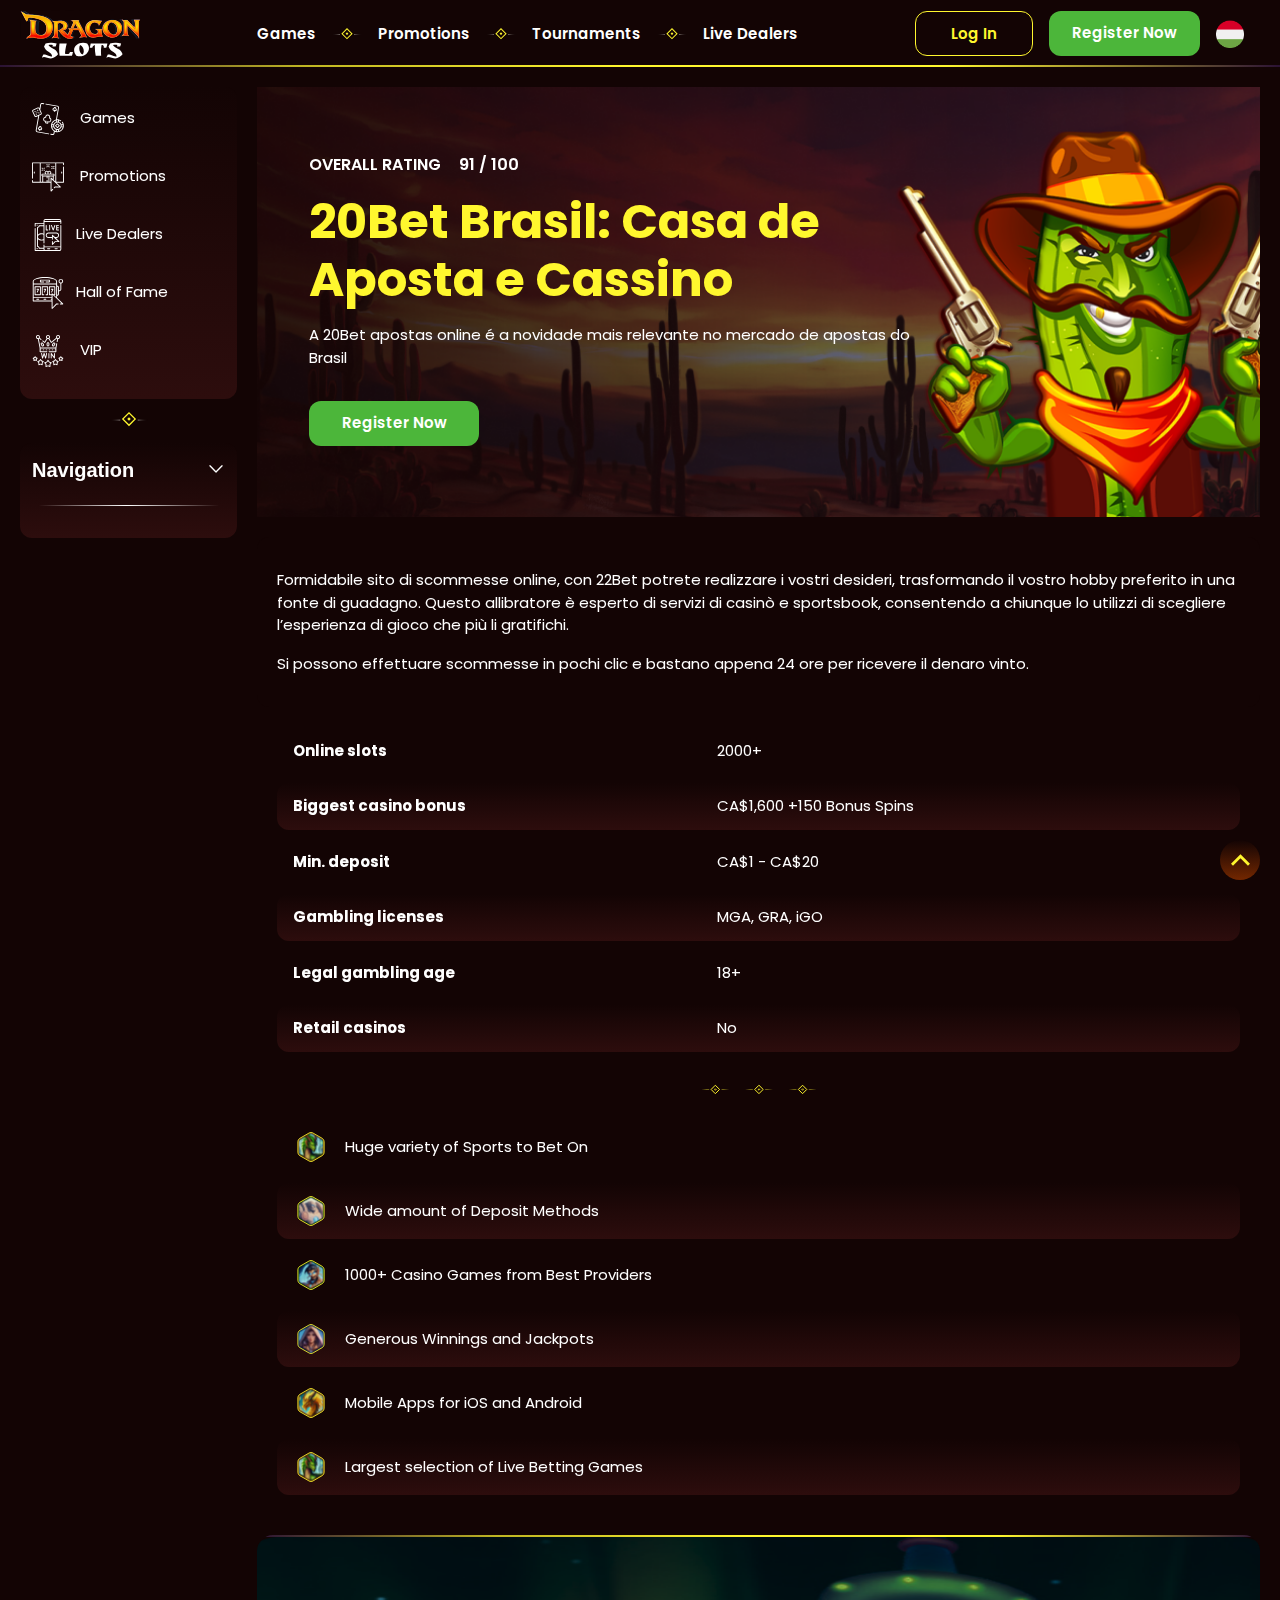
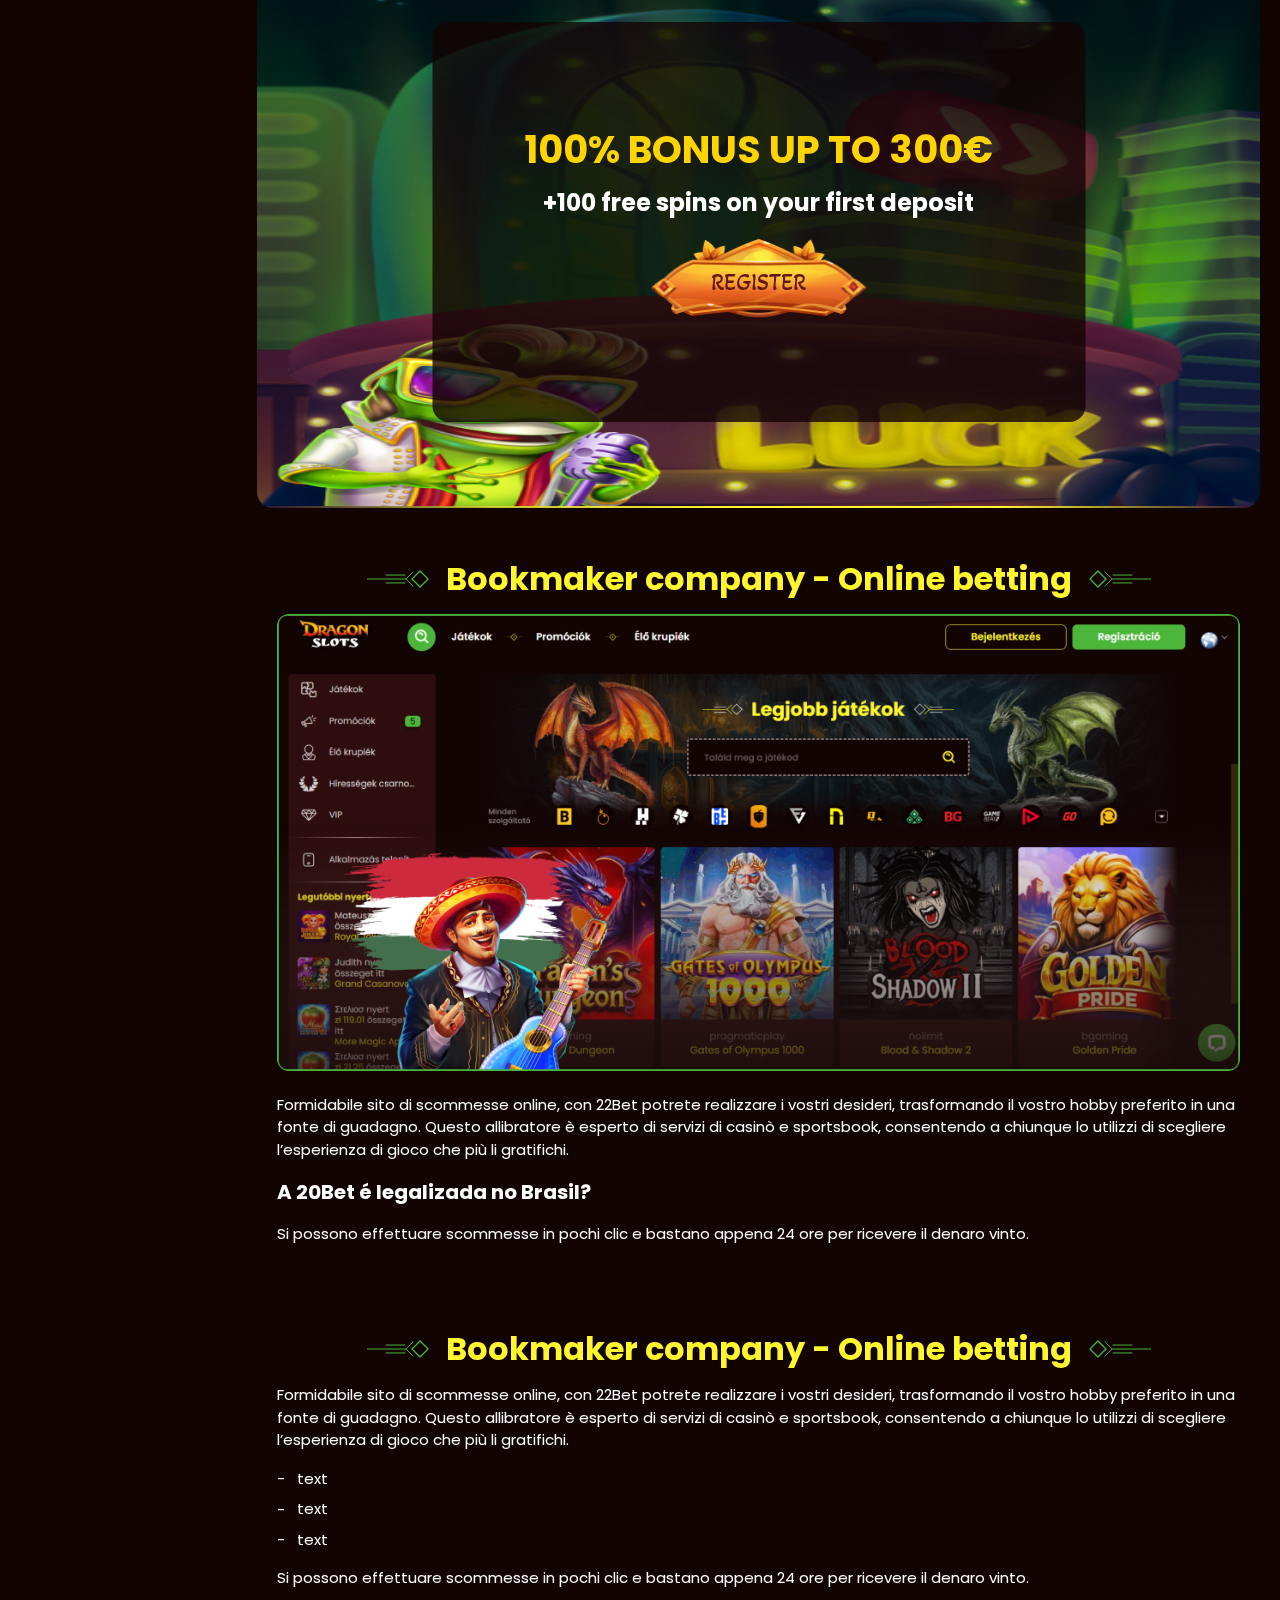
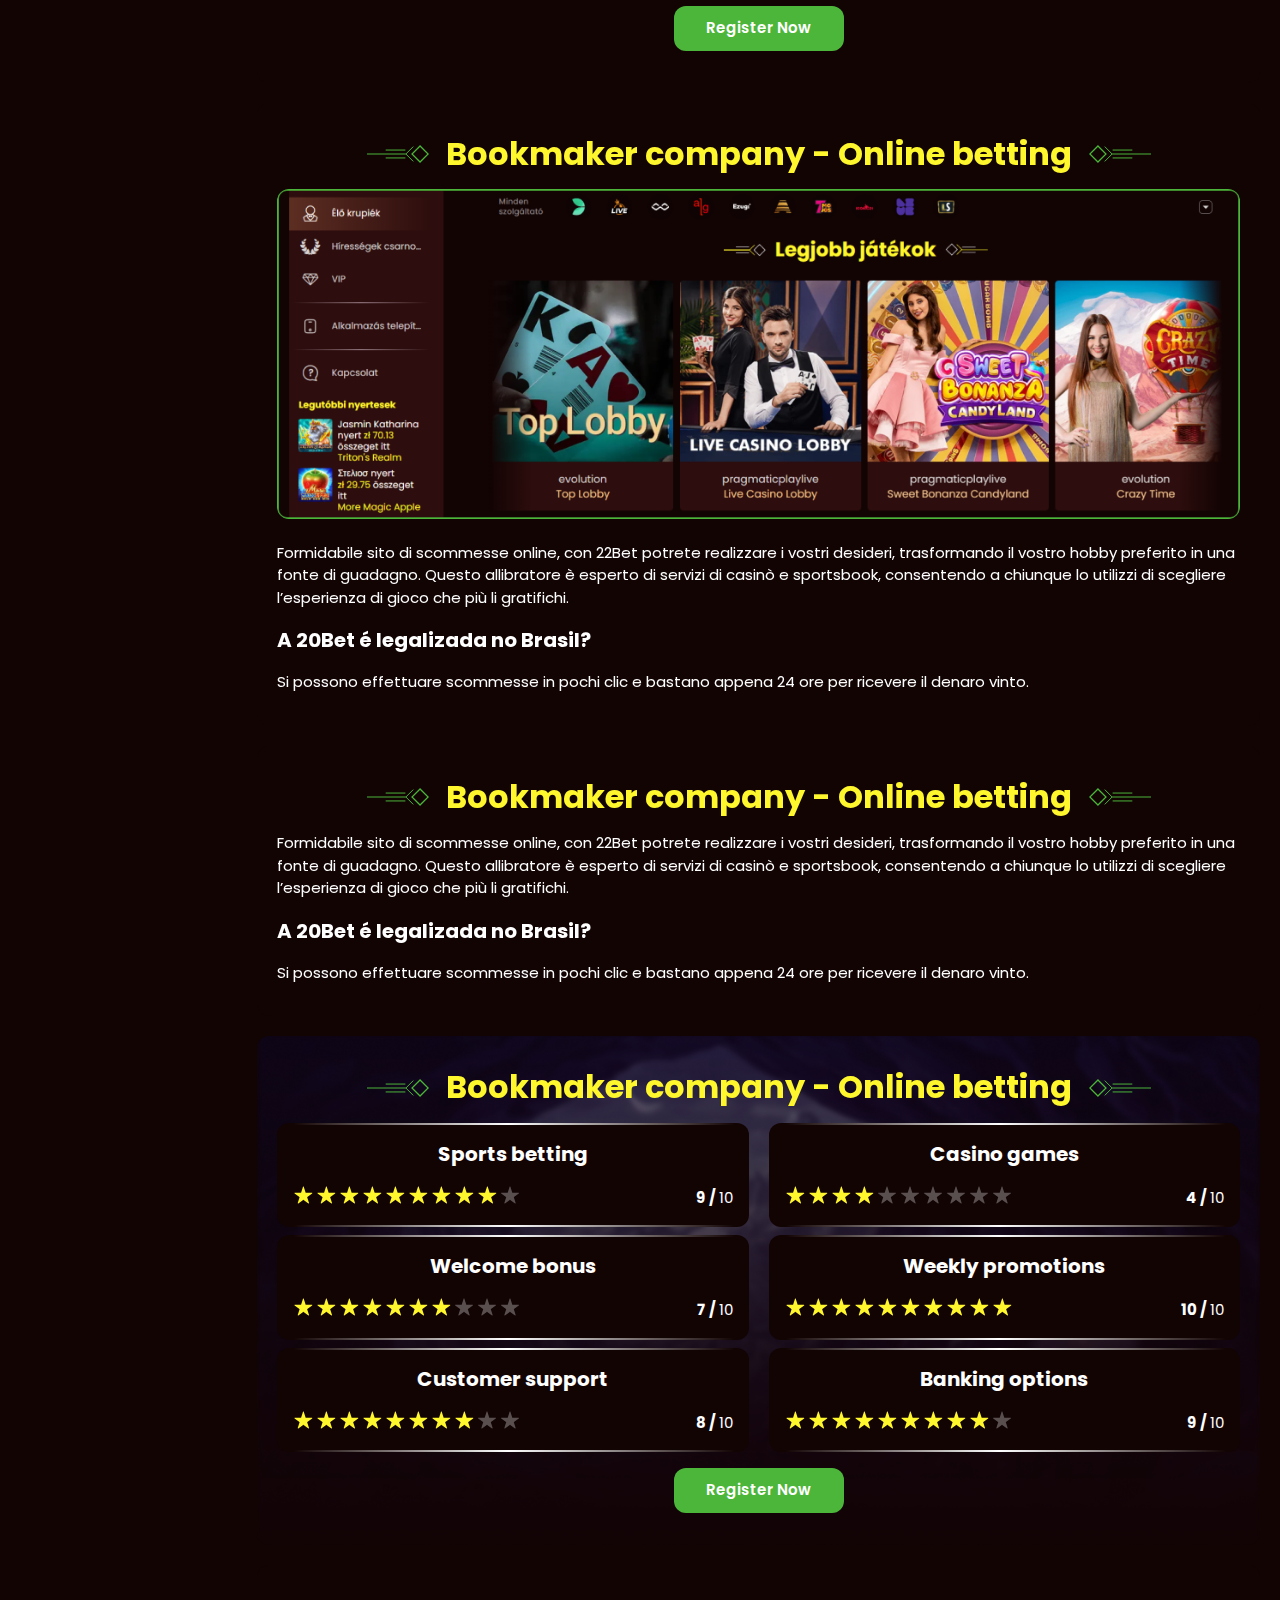
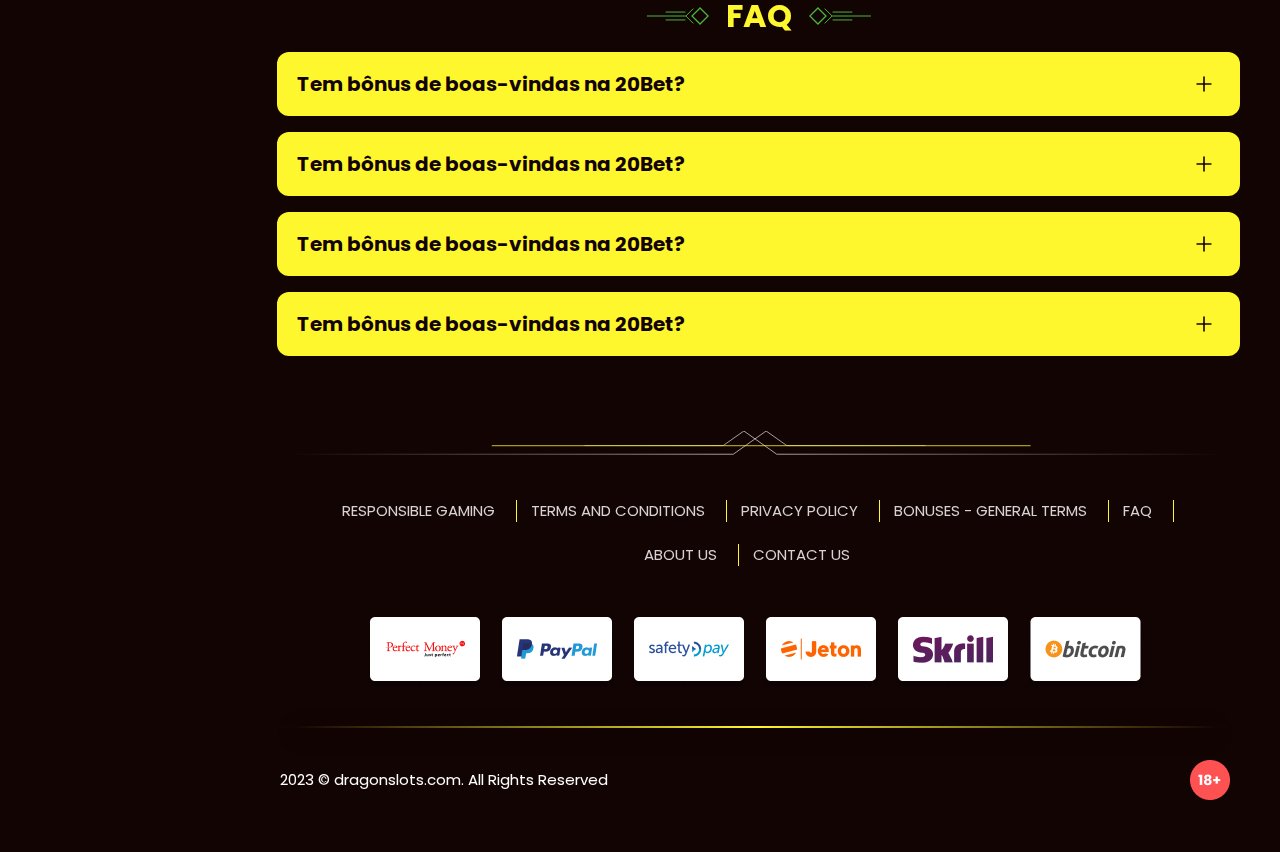
<file: index.html>
<!DOCTYPE html>
<html lang="hu">
  <head>
    <meta charset="UTF-8" />
    <meta name="viewport" content="width=device-width, initial-scale=1.0" />
    <title>20Bet Brasil: Casa de Aposta e Cassino</title>
    <meta name="description" content />
    <meta property="og:site_name" content />
    <meta property="og:title" content />
    <meta property="og:type" content="website" />
    <meta property="og:url" content="http://dragon-slots.hu/" />
    <meta property="og:image" content />
    <meta property="og:image:alt" content />
    <meta property="og:locale" content="hu" />
    <meta property="og:description" content />
    <link rel="preconnect" href="https://fonts.googleapis.com" />
    <link rel="preconnect" href="https://fonts.gstatic.com" crossorigin />
    <link href="https://fonts.googleapis.com/css2?family=Akaya+Kanadaka&family=Poppins:wght@100;200;300;400;500;600;700;800;900&display=swap" rel="stylesheet">

    <link rel="stylesheet" href="./css/reset.css" />
    <link rel="stylesheet" href="./css/main.css">
    <link rel="stylesheet" href="./css/media.css">
    <link rel="icon" href="./images/vector.png" type="image/x-icon" />
    <script
      src="https://code.jquery.com/jquery-3.6.1.min.js"
      integrity="sha256-o88AwQnZB+VDvE9tvIXrMQaPlFFSUTR+nldQm1LuPXQ="
      crossorigin="anonymous"
    ></script>
  </head>
  <body>
    <header class="header">
      <section class="content header__content">
        <a href="#" class="logo header__logo"
          ><img src="./images/logo.svg" alt="logo" title=""
        /></a>
        <button class="header__btn-menu">
          <svg
            width="16px"
            height="16px"
            viewBox="0 0 16 16"
            xmlns="http://www.w3.org/2000/svg"
          >
            <rect y="0" width="16" height="3" rx="1.5"></rect>
            <rect y="6.5" width="16" height="3" rx="1.5"></rect>
            <rect y="13" width="16" height="3" rx="1.5"></rect>
          </svg>
        </button>
        <nav class="menu header__menu">
          <ul class="header__menu-list">
            <li><a href="#">Games</a></li>
            <li><a href="#">Promotions</a></li>
            <li><a href="#">Tournaments</a></li>
            <li><a href="#">Live dealers</a></li>
          </ul>
          <div class="header__btn">
            <a
              href="#"
              class="header__button header__button-login header__btn-login"
              >Log in
            </a>
            <a
              href="#"
              class="header__button header__button-signin header__btn-signin"
              >Register now</a
            >
          </div>
        </nav>
        <a href="#" class="header__button header__button-login">Log in </a>
        <a href="#" class="header__button header__button-signin">Register now</a>

        <a class="header__country" href="#">
          <span><img src="./images/flag.png" alt=" Flag" title /></span>
        </a>
      </section>
    </header>
 <main class="main">
        <aside class="sidebar-wrapper">
            <section class=" sidebar">
              <nav class="menu sidebar__menu">
                <ul>
                    <li >
                        <a href="#" ><img src="./images/sidebar/games.svg" alt=" Games"  title/> Games </a>
                      </li>
                      <li >
                        <a href="#" > <img  src="./images/sidebar/promotions.svg"  alt="Promotions"  title/> Promotions</a>
                      </li>     
                      <li >
                        <a href="#" ><img src="./images/sidebar/live.svg" alt="Live Dealers"  title/>Live Dealers</a>
                      </li>
                      <li >
                        <a href="#" ><img src="./images/sidebar/hall.svg" alt="Hall of Fame" title>Hall of Fame</a>
                      </li>
                      <li >
                        <a href="" > <img src="./images/sidebar/vip.svg" alt="vip" title/> VIP</a>
                      </li>
                    
                </ul>
              </nav>
    
              <div class="sidebar__wrap">
                <button class="sidebar__links-button">
                  Navigation 
                </button>
                <div class="sidebar__links">
                  <ul class="sidebar__links-list">
                      <li ><a  href="#" title>Review of 22Bet</a></li>
                      <li ><a  href="#" title>Registration</a></li>
                      <li ><a  href="#" title>22Bet Betting Expert Reviews</a></li>
                      <li ><a  href="#" title>Layouts and navigation</a></li>
                      <li ><a  href="#" title>Sports betting</a></li>
                      <li ><a  href="#" title>Sports offers</a></li>
                      <li ><a  href="#" title>Live betting</a></li>
                      <li ><a  href="#" title>Cash out</a></li>
                      <li ><a  href="#" title>Live stream</a></li>
                  </ul>
                </div>
              </div>
            </section>
          </aside>
    
          <section class="content__wrapper">
            <section class="content hero hero__content">
              <div class="background hero__background">
                <img src="./images/main/bg-main.png" alt="hero" title />
              </div>
    
              <div class="hero__data">
                <div
                  class="hero__rating"
                  itemscope
                  itemtype="http://schema.org/Game"
                >
                  <p>Overall Rating</p>
                  <meta itemprop="name" content="http://dragon-slots.hu/" />
                  <span
                    itemprop="aggregateRating"
                    itemscope
                    itemtype="http://schema.org/AggregateRating"
                  >
                    <span itemprop="ratingValue"> 91 </span>
                    <span> / </span>
                    <span itemprop="bestRating"> 100 </span>
                    <meta itemprop="reviewCount" content="100" />
                  </span>
                </div>
                <h1 class="title general hero__title">
                  20Bet Brasil: Casa de Aposta e Cassino
                </h1>
                <p class="hero__text">A 20Bet apostas online é a novidade mais relevante no mercado de apostas do Brasil</p>
    
                <a href="#" class="header__button hero__button">Register now</a>
              </div>
            </section>
            <section class="content page-nav">
              <div class="page-nav-button sidebar__links-button">
                Navigation 
              </div>
              <ul class="page-nav-list sidebar__links-list">
               
                <li ><a  href="#" title>Review of 22Bet</a></li>
                <li ><a  href="#" title>Registration</a></li>
                <li ><a  href="#" title>22Bet Betting Expert Reviews</a></li>
                <li ><a  href="#" title>Layouts and navigation</a></li>
                <li ><a  href="#" title>Sports betting</a></li>
                <li ><a  href="#" title>Sports offers</a></li>
                <li ><a  href="#" title>Live betting</a></li>
                <li ><a  href="#" title>Cash out</a></li>
                <li ><a  href="#" title>Live stream</a></li>
              </ul>
            </section>
            <section class="content article ">
          
                <p >
                  Formidabile sito di scommesse online, con 22Bet potrete realizzare i
                  vostri desideri, trasformando il vostro hobby preferito in una fonte
                  di guadagno. Questo allibratore è esperto di servizi di casinò e
                  sportsbook, consentendo a chiunque lo utilizzi di scegliere
                  l’esperienza di gioco che più li gratifichi.
                </p>
                <p >
                  Si possono effettuare scommesse in pochi clic e bastano appena 24 ore
                  per ricevere il denaro vinto.
                </p>
              </section> 
              <section class=" features">
                
               <div class="content__wrapp">
                <div class="features__list features__table"> 
                    <table>
                      <tbody>
                        <tr>
                          <td>Online slots</td>
                          <td>2000+</td>
                        </tr>
                        <tr>
                          <td>Biggest casino bonus</td>
                          <td>CA$1,600 +150 Bonus Spins</td>
                        </tr>
                        <tr>
                          <td>Min. deposit</td>
                          <td>CA$1 - CA$20</td>
                        </tr>
                        <tr>
                          <td>Gambling licenses</td>
                          <td>MGA, GRA, iGO</td>
                        </tr>
                        <tr>
                          <td>Legal gambling age</td>
                          <td>18+</td>
                        </tr>
                        <tr>
                          <td>Retail casinos</td>
                          <td>No</td>
                        </tr>
                      </tbody>
                    </table>
                    
                  </div>
             
                       <ul class="features__list features__item">
                         <li >Huge variety of Sports to Bet On</li>
                         <li >Wide amount of Deposit Methods</li>
                         <li >1000+ Casino Games from Best Providers</li>
                         <li >Generous Winnings and Jackpots</li>
                         <li >Mobile Apps for iOS and Android</li>
                         <li >Largest selection of Live Betting Games</li>
                     </ul>
                   
                    </div>
                    <section class="features__wrapp">
                
                      <div class=" features-banner__background">
                        <img src="./images/main/banner-main.png" alt="background" title>
                      </div>
                     <div class="features-banner__data">
                        <h2 class=" title   features-banner__title">100% BONUS UP TO 300€ </br> <span class=" features-banner__subtitle">+100 free spins on your first deposit</ы></h3>
                        
                        <a href="#" class="button-page features__button ">Register</a>
                     
                     </div>
                   
                    </section>
             </section> 
             <section class=" content article">
                <h2 class="article__title high title">Bookmaker company - Online betting</h2>
                <div class="images">
                  <img
                  src="./images/main/image1-main.png"
                  alt="images" title
                  class=""
                  
                />
                </div>
                <p class="">
                  Formidabile sito di scommesse online, con 22Bet potrete realizzare i
                  vostri desideri, trasformando il vostro hobby preferito in una fonte
                  di guadagno. Questo allibratore è esperto di servizi di casinò e
                  sportsbook, consentendo a chiunque lo utilizzi di scegliere
                  l’esperienza di gioco che più li gratifichi.
                </p>
                <h3 >A 20Bet é legalizada no Brasil?</h3>
                <p >
                  Si possono effettuare scommesse in pochi clic e bastano appena 24 ore
                  per ricevere il denaro vinto.
                </p>
              </section>
              <section class=" content article ">
                <h2 class="article__title high title">Bookmaker company - Online betting</h2>
                <p >
                  Formidabile sito di scommesse online, con 22Bet potrete realizzare i
                  vostri desideri, trasformando il vostro hobby preferito in una fonte
                  di guadagno. Questo allibratore è esperto di servizi di casinò e
                  sportsbook, consentendo a chiunque lo utilizzi di scegliere
                  l’esperienza di gioco che più li gratifichi.
                </p>
                <ul>
                  <li >text</li>
                  <li >text</li>
                  <li >text</li>
                </ul>
                
                <p >
                  Si possono effettuare scommesse in pochi clic e bastano appena 24 ore
                  per ricevere il denaro vinto.
                </p>
                <a href="#" class="header__button  article__button">Register now</a>
              </section>
              <section class=" content article">
                <h2 class="article__title high title">Bookmaker company - Online betting</h2>
                <div class="images">
                  <img
                  src="./images/main/image2-main.png"
                  alt="images" title
                  class=""
                  
                />
                </div>
                <p class="">
                  Formidabile sito di scommesse online, con 22Bet potrete realizzare i
                  vostri desideri, trasformando il vostro hobby preferito in una fonte
                  di guadagno. Questo allibratore è esperto di servizi di casinò e
                  sportsbook, consentendo a chiunque lo utilizzi di scegliere
                  l’esperienza di gioco che più li gratifichi.
                </p>
                <h3 >A 20Bet é legalizada no Brasil?</h3>
                <p >
                  Si possono effettuare scommesse in pochi clic e bastano appena 24 ore
                  per ricevere il denaro vinto.
                </p>
              </section>
              <section class=" content article ">
                <h2 class="article__title high title">Bookmaker company - Online betting</h2>
                <p >
                  Formidabile sito di scommesse online, con 22Bet potrete realizzare i
                  vostri desideri, trasformando il vostro hobby preferito in una fonte
                  di guadagno. Questo allibratore è esperto di servizi di casinò e
                  sportsbook, consentendo a chiunque lo utilizzi di scegliere
                  l’esperienza di gioco che più li gratifichi.
                </p>
                <h3>A 20Bet é legalizada no Brasil?</h3>
                
                <p >
                  Si possono effettuare scommesse in pochi clic e bastano appena 24 ore
                  per ricevere il denaro vinto.
                </p>
                
              </section>
             <section class="content ratings ">
              <div class="background">
                <img
                src="./images/main/ratings-banner.png"
                alt="images" title
                class=""
                
              />
              </div>
                <h2 class="ratings__title title high">
                  Bookmaker company - Online betting
                </h2>
                
                <ul class="ratings__list">
                  <li>
                    <p>Sports betting</p>
                    <div  class="ratings__info">
                      <div class="ratings__img">
                        <img src="./images/main/star-gold.svg" alt="stars" title>
                        <img src="./images/main/star-gold.svg" alt="stars" title>
                        <img src="./images/main/star-gold.svg" alt="stars" title>
                        <img src="./images/main/star-gold.svg" alt="stars" title>
                        <img src="./images/main/star-gold.svg" alt="stars" title>
                        <img src="./images/main/star-gold.svg" alt="stars" title>
                        <img src="./images/main/star-gold.svg" alt="stars" title>
                        <img src="./images/main/star-gold.svg" alt="stars" title>
                        <img src="./images/main/star-gold.svg" alt="stars" title>
                        <img src="./images/main/star-grey.svg" alt="stars" title>
                      </div>
                      <span class="ratings__data">
                        <span>9</span>
                        <span>/</span>
                        <span>10</span>
                      </span>
                    </div>
                  </li>
                  <li>
                    <p>Casino games</p>
                    <div class="ratings__info">
                      <div class="ratings__img">
                        <img src="./images/main/star-gold.svg" alt="stars" title>
                        <img src="./images/main/star-gold.svg" alt="stars" title>
                        <img src="./images/main/star-gold.svg" alt="stars" title>
                        <img src="./images/main/star-gold.svg" alt="stars" title>
                        <img src="./images/main/star-grey.svg" alt="stars" title>
                        <img src="./images/main/star-grey.svg" alt="stars" title>
                        <img src="./images/main/star-grey.svg" alt="stars" title>
                        <img src="./images/main/star-grey.svg" alt="stars" title>
                        <img src="./images/main/star-grey.svg" alt="stars" title>
                        <img src="./images/main/star-grey.svg" alt="stars" title>
                      </div>
                      <span class="ratings__data">
                        <span>4</span>
                        <span>/</span>
                        <span>10</span>
                      </span>
                    </div>
                  </li>
                  <li>
                    <p>Welcome bonus</p>
                    <div class="ratings__info">
                      <div class="ratings__img">
                        <img src="./images/main/star-gold.svg" alt="stars" title>
                        <img src="./images/main/star-gold.svg" alt="stars" title>
                        <img src="./images/main/star-gold.svg" alt="stars" title>
                        <img src="./images/main/star-gold.svg" alt="stars" title>
                        <img src="./images/main/star-gold.svg" alt="stars" title>
                        <img src="./images/main/star-gold.svg" alt="stars" title>
                        <img src="./images/main/star-gold.svg" alt="stars" title>
                        <img src="./images/main/star-grey.svg" alt="stars" title>
                        <img src="./images/main/star-grey.svg" alt="stars" title>
                        <img src="./images/main/star-grey.svg" alt="stars" title>
                      </div>
                      <span class="ratings__data">
                        <span>7</span>
                        <span>/</span>
                        <span>10</span>
                      </span>
                    </div>
                    
                  </li>
                  <li>
                    <p>Weekly promotions</p>
                    <div class="ratings__info">
                      <div class="ratings__img">
                        <img src="./images/main/star-gold.svg" alt="stars" title>
                        <img src="./images/main/star-gold.svg" alt="stars" title>
                        <img src="./images/main/star-gold.svg" alt="stars" title>
                        <img src="./images/main/star-gold.svg" alt="stars" title>
                        <img src="./images/main/star-gold.svg" alt="stars" title>
                        <img src="./images/main/star-gold.svg" alt="stars" title>
                        <img src="./images/main/star-gold.svg" alt="stars" title>
                        <img src="./images/main/star-gold.svg" alt="stars" title>
                        <img src="./images/main/star-gold.svg" alt="stars" title>
                        <img src="./images/main/star-gold.svg" alt="stars" title>
                        
                      </div>
                      <span class="ratings__data">
                        <span>10</span>
                        <span>/</span>
                        <span>10</span>
                      </span>
                    </div> 
                  
                  </li>
                  <li>
                    <p>Customer support</p>
                    <div class="ratings__info">
                      <div class="ratings__img">
                        <img src="./images/main/star-gold.svg" alt="stars" title>
                        <img src="./images/main/star-gold.svg" alt="stars" title>
                        <img src="./images/main/star-gold.svg" alt="stars" title>
                        <img src="./images/main/star-gold.svg" alt="stars" title>
                        <img src="./images/main/star-gold.svg" alt="stars" title>
                        <img src="./images/main/star-gold.svg" alt="stars" title>
                        <img src="./images/main/star-gold.svg" alt="stars" title>
                        <img src="./images/main/star-gold.svg" alt="stars" title>
                        <img src="./images/main/star-grey.svg" alt="stars" title>
                        <img src="./images/main/star-grey.svg" alt="stars" title>
                        
                      </div>
                      <span class="ratings__data">
                        <span>8</span>
                        <span>/</span>
                        <span>10</span>
                      </span>
                    </div>
                    
                </li>
                  <li>
                    <p>Banking options</p>
                    <div class="ratings__info">
                      <div class="ratings__img">
                        <img src="./images/main/star-gold.svg" alt="stars" title>
                        <img src="./images/main/star-gold.svg" alt="stars" title>
                        <img src="./images/main/star-gold.svg" alt="stars" title>
                        <img src="./images/main/star-gold.svg" alt="stars" title>
                        <img src="./images/main/star-gold.svg" alt="stars" title>
                        <img src="./images/main/star-gold.svg" alt="stars" title>
                        <img src="./images/main/star-gold.svg" alt="stars" title>
                        <img src="./images/main/star-gold.svg" alt="stars" title>
                        <img src="./images/main/star-gold.svg" alt="stars" title>
                        <img src="./images/main/star-grey.svg" alt="stars" title>
                      </div>
                      <span class="ratings__data">
                        <span>9</span>
                        <span>/</span>
                        <span>10</span>
                      </span>
                    </div>
                    
                  </li>
                </ul>
              <a href="#" class="header__button ratings__button">Register now</a>
              </section>
               <section class="content faq ">
                <h2 class="title high faq__title ">FAQ</h2>
                <ul class="faq__list " itemscope itemtype="https://schema.org/FAQPage">
                  <li class="faq__item"  itemscope itemprop="mainEntity" itemtype="https://schema.org/Question">
                    <h3 class="title medium faq__subtitle js-button-expander"  itemprop="name">Tem bônus de boas-vindas na 20Bet?</h3>
                    <div class="faq__answer js-expand-content" itemscope  itemprop="acceptedAnswer" itemtype="https://schema.org/Answer">
                      <p  itemprop="text">
                        Formidabile sito di scommesse online, con 22Bet potrete realizzare i vostri desideri, trasformando il vostro hobby preferito in una fonte di guadagno. Questo allibratore è esperto di servizi di casinò e sportsbook, consentendo a chiunque lo utilizzi di scegliere l’esperienza di gioco che più li gratifichi.
                      </p>
                    </div>
                  </li> 
                  <li class="faq__item"  itemscope itemprop="mainEntity" itemtype="https://schema.org/Question">
                    <h3 class="title medium faq__subtitle js-button-expander"  itemprop="name">Tem bônus de boas-vindas na 20Bet?</h3>
                    <div class="faq__answer js-expand-content" itemscope  itemprop="acceptedAnswer" itemtype="https://schema.org/Answer">
                      <p  itemprop="text">
                        Formidabile sito di scommesse online, con 22Bet potrete realizzare i vostri desideri, trasformando il vostro hobby preferito in una fonte di guadagno. Questo allibratore è esperto di servizi di casinò e sportsbook, consentendo a chiunque lo utilizzi di scegliere l’esperienza di gioco che più li gratifichi.
                      </p>
                    </div>
                  </li> 
                   <li class="faq__item"  itemscope itemprop="mainEntity" itemtype="https://schema.org/Question">
                    <h3 class="title medium faq__subtitle js-button-expander"  itemprop="name">Tem bônus de boas-vindas na 20Bet?</h3>
                    <div class="faq__answer js-expand-content" itemscope  itemprop="acceptedAnswer" itemtype="https://schema.org/Answer">
                      <p  itemprop="text">
                        Formidabile sito di scommesse online, con 22Bet potrete realizzare i vostri desideri, trasformando il vostro hobby preferito in una fonte di guadagno. Questo allibratore è esperto di servizi di casinò e sportsbook, consentendo a chiunque lo utilizzi di scegliere l’esperienza di gioco che più li gratifichi.
                      </p>
                    </div>
                  </li> 
                  <li class="faq__item"  itemscope itemprop="mainEntity" itemtype="https://schema.org/Question">
                    <h3 class="title medium faq__subtitle js-button-expander"  itemprop="name">Tem bônus de boas-vindas na 20Bet?</h3>
                    <div class="faq__answer js-expand-content" itemscope  itemprop="acceptedAnswer" itemtype="https://schema.org/Answer">
                      <p  itemprop="text">
                        Formidabile sito di scommesse online, con 22Bet potrete realizzare i vostri desideri, trasformando il vostro hobby preferito in una fonte di guadagno. Questo allibratore è esperto di servizi di casinò e sportsbook, consentendo a chiunque lo utilizzi di scegliere l’esperienza di gioco che più li gratifichi.
                      </p>
                    </div>
                  </li> 
                  
                </ul>
              </section> 
              <div class=""  onclick="scrollToTop()">
                <button class="main__arrow" id="scrollToTopBtn"></button>
              </div> 
          </section>
    
    </main> 
    <footer class="footer  ">
     
      <section class="content footer__content">
      <nav class="menu footer__menu">
        <ul >
          <li>
            <a href="#" >RESPONSIBLE GAMING</a>
          </li>
          <li >
            <a href="#" >TERMS AND CONDITIONS</a>
          </li>
          <li >
            <a href="#" >PRIVACY POLICY</a>
          </li>
          <li>
            <a href="#" >BONUSES - GENERAL TERMS</a>
          </li>
          <li >
            <a href="#" >FAQ</a>
          </li>
          <li >
            <a href="#" >ABOUT US</a>
          </li>
          <li >
            <a href="#" >CONTACT US</a>
          </li>
        </ul>
      </nav>

      <ul class="footer-card__list">
        <li >
          <a href="#" >
            <img src="./images/perfect.png" alt="perfect money" title=""/>
          </a>
        </li>
        <li >
          <a href="#" >
            <img src="./images/pay.png" alt="pay pal" title=""/>
          </a>
        </li>
        <li >
          <a href="#" >
            <img src="./images/safety.png" alt="safety pay" title=""/>
          </a>
        </li>
        <li >
          <a href="#" >
            <img src="./images/jeton.png" alt="jeton" title=""/>
          </a>
        </li>
        <li >
          <a href="#" >
            <img src="./images/scrill.png" alt="skrill" title=""/>
          </a>
        </li>
        <li >
          <a href="#" >
            <img src="./images/bitcoin.png" alt="bitcoin" title=""/>
          </a>
        </li>
      </ul>
      <div class="footer__box">
          <p>2023 &copy; dragonslots.com. All Rights Reserved</p>
        <img src="./images/limit.png" alt="age limit" title=""/>
      </div>
      
    </section>
    </footer>
    <script src="./js/expander.js" defer></script>
    <script src="./js/sidebar.js" defer></script>
    <script src="./js/arrowUp.js" defer></script>
    <script src="./js/mobile-menu.js" defer></script>
  </body>
</html>
</file>
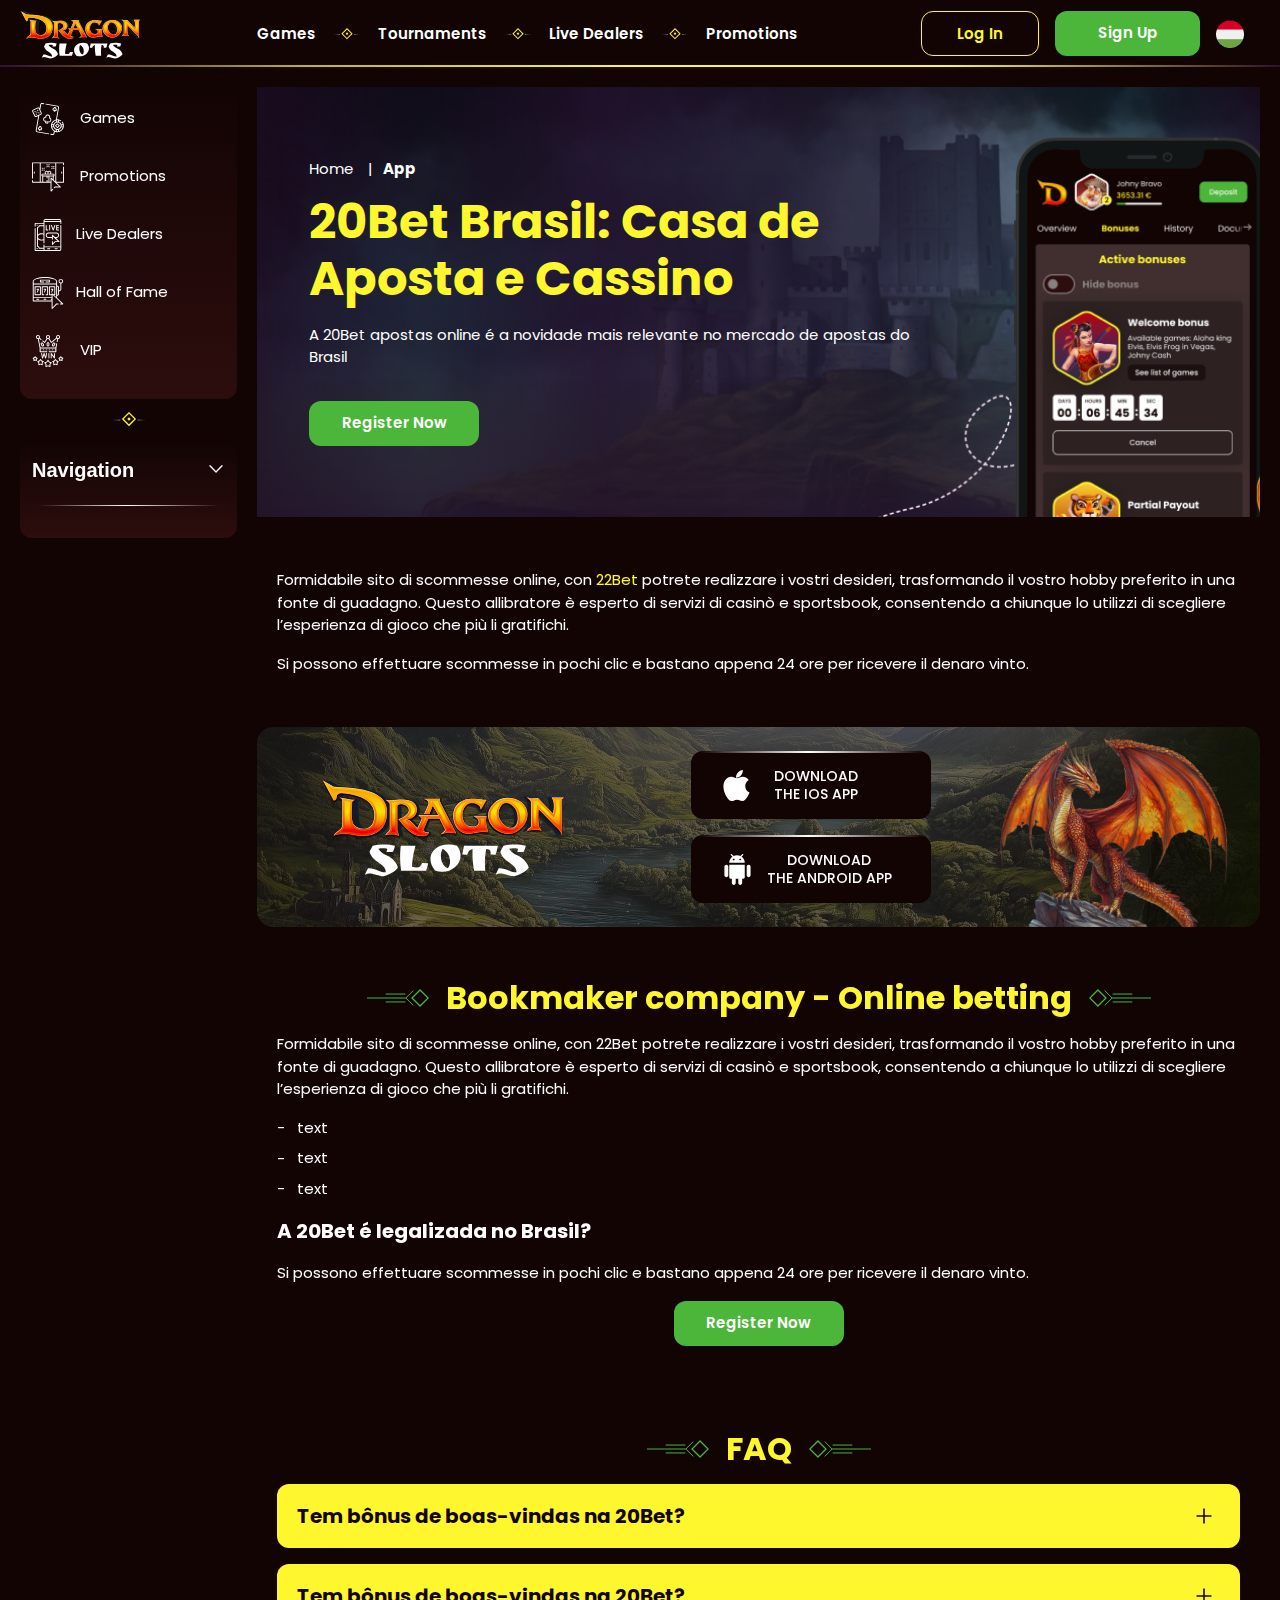
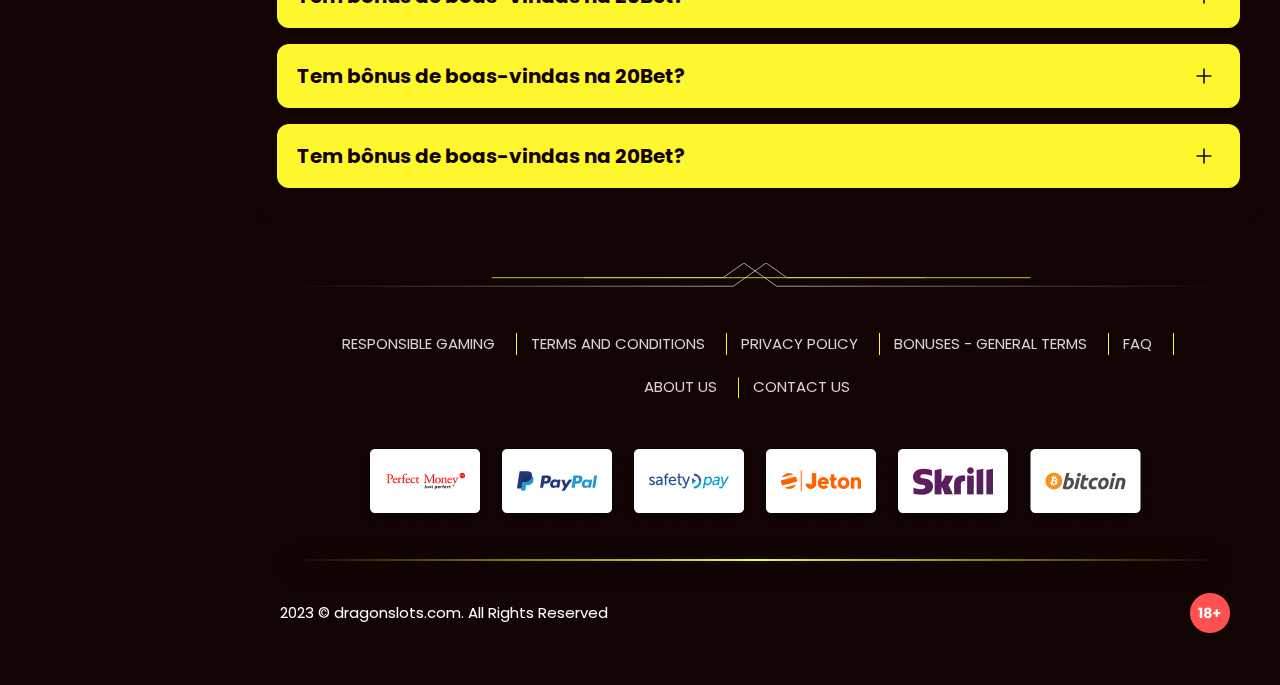
<file: app.html>
<!DOCTYPE html>
<html lang="hu">
  <head>
    <meta charset="UTF-8" />
    <meta name="viewport" content="width=device-width, initial-scale=1.0" />
    <title>20Bet Brasil: Casa de Aposta e Cassino</title>
    <meta
      name="description"
      content=""
    />
    <meta property="og:site_name" content="" />
    <meta
      property="og:title"
      content=""
    />
    <meta property="og:type" content="website" />
    <meta property="og:url" content="http://dragon-slots.hu/" />
    <meta property="og:image" content />
    <meta property="og:image:alt" content />
    <meta property="og:locale" content="hu" />
    <meta
      property="og:description"
      content=""
    />
    <link rel="preconnect" href="https://fonts.googleapis.com" />
    <link rel="preconnect" href="https://fonts.gstatic.com" crossorigin />
    <link href="https://fonts.googleapis.com/css2?family=Akaya+Kanadaka&family=Poppins:wght@100;200;300;400;500;600;700;800;900&display=swap" rel="stylesheet">

    <link rel="stylesheet" href="./css/reset.css" />
    <link rel="stylesheet" href="./css/main.css" />
    <link rel="stylesheet" href="./css/media.css" />
    <link rel="icon" href="./images/vector.png" type="image/x-icon" />
    <script
      src="https://code.jquery.com/jquery-3.6.1.min.js"
      integrity="sha256-o88AwQnZB+VDvE9tvIXrMQaPlFFSUTR+nldQm1LuPXQ="
      crossorigin="anonymous"
    ></script>
  </head>
  <body>
    <header class="header">
      <section class="content header__content">
        <a href="#" class="logo header__logo"
          ><img src="./images/logo.svg" alt="logo" title=""
        /></a>
        <button class="header__btn-menu">
          <svg
            width="16px"
            height="16px"
            viewBox="0 0 16 16"
            xmlns="http://www.w3.org/2000/svg"
          >
            <rect y="0" width="16" height="3" rx="1.5"></rect>
            <rect y="6.5" width="16" height="3" rx="1.5"></rect>
            <rect y="13" width="16" height="3" rx="1.5"></rect>
          </svg>
        </button>
        <nav class="menu header__menu">
          <ul class="header__menu-list">
            <li><a href="#">Games</a></li>
            <li><a href="#">Tournaments</a></li>
            <li><a href="#">Live dealers</a></li>
            <li><a href="#">Promotions</a></li>
          </ul>
          <div class="header__btn">
            <a
              href="#"
              class="header__button header__button-login header__btn-login"
              >Log in
            </a>
            <a
              href="#"
              class="header__button header__button-signin header__btn-signin"
              >Sign Up</a
            >
          </div>
        </nav>
        <a href="#" class="header__button header__button-login">Log in </a>
        <a href="#" class="header__button header__button-signin">Sign Up</a>

        <a class="header__country" href="#">
          <span><img src="./images/flag.png" alt=" Flag" title /></span>
        </a>
      </section>
    </header>
    <main class="main">
      <aside class="sidebar-wrapper">
        <section class="sidebar">
          <nav class="menu sidebar__menu">
            <ul>
              <li >
                <a href="#" ><img src="./images/sidebar/games.svg" alt=" Games"  title/> Games </a>
              </li>
              <li >
                <a href="#" > <img  src="./images/sidebar/promotions.svg"  alt="Promotions"  title/> Promotions</a>
              </li>     
              <li >
                <a href="#" ><img src="./images/sidebar/live.svg" alt="Live Dealers"  title/>Live Dealers</a>
              </li>
              <li >
                <a href="#" ><img src="./images/sidebar/hall.svg" alt="Hall of Fame" title>Hall of Fame</a>
              </li>
              <li >
                <a href="" > <img src="./images/sidebar/vip.svg" alt="vip" title/> VIP</a>
              </li>
            </ul>
          </nav>

          <div class="sidebar__wrap">
            <button class="sidebar__links-button">
              Navigation 
            </button>
            <div class="sidebar__links">
              <ul class="sidebar__links-list">
                  <li ><a  href="#" title>Review of 22Bet</a></li>
                  <li ><a  href="#" title>Registration</a></li>
                  <li ><a  href="#" title>22Bet Betting Expert Reviews</a></li>
                  <li ><a  href="#" title>Layouts and navigation</a></li>
                  <li ><a  href="#" title>Sports betting</a></li>
                  <li ><a  href="#" title>Sports offers</a></li>
                  <li ><a  href="#" title>Live betting</a></li>
                  <li ><a  href="#" title>Cash out</a></li>
                  <li ><a  href="#" title>Live stream</a></li>
              </ul>
            </div>
          </div>
        </section>
      </aside>

      <section class="content__wrapper">
        <section class="content hero hero__app">
          <div class="background hero__background">
            <img src="./images/app/bg-app.png" alt="hero" title />
          </div>

          <div class="hero__data hero__data-app">
            <ul
              class="breadcrumbs"
              itemscope
              itemtype="https://schema.org/BreadcrumbList"
            >
              <li
                itemprop="itemListElement"
                itemscope
                itemtype="https://schema.org/ListItem"
              >
                <a href="#" itemprop="item">
                  <span itemprop="name">Home</span></a
                >
                <meta itemprop="position" content="1" />
              </li>
              <li
                itemprop="itemListElement"
                itemscope
                itemtype="https://schema.org/ListItem"
              >
                <a href="#" itemprop="item"> <span itemprop="name">App</span></a>
                <meta itemprop="position" content="2" />
              </li>
            </ul>
            <h1 class="title general hero__title">
              20Bet Brasil: Casa de Aposta e Cassino
            </h1>
            <p class="hero__text">A 20Bet apostas online é a novidade mais relevante no mercado de apostas do Brasil</p>
            <a href="#" class="header__button hero__button">Register now</a>
          </div>
        </section>
        <section class="content page-nav">
          <div class="page-nav-button sidebar__links-button">Navigation</div>
          <ul class="page-nav-list sidebar__links-list">
            <li><a href="#" title>Review of 22Bet</a></li>
            <li><a href="#" title>Registration</a></li>
            <li><a href="#" title>22Bet Betting Expert Reviews</a></li>
            <li><a href="#" title>Layouts and navigation</a></li>
            <li><a href="#" title>Sports betting</a></li>
            <li><a href="#" title>Sports offers</a></li>
            <li><a href="#" title>Live betting</a></li>
            <li><a href="#" title>Cash out</a></li>
            <li><a href="#" title>Live stream</a></li>
          </ul>
        </section>
        <section class="content article">
          <p>
            Formidabile sito di scommesse online, con <a class="article__links" href="#">22Bet</a> potrete realizzare i vostri desideri, trasformando il vostro hobby preferito in una fonte di guadagno. Questo allibratore è esperto di servizi di casinò e sportsbook, consentendo a chiunque lo utilizzi di scegliere l’esperienza di gioco che più li gratifichi.
          </p>
          <p>Si possono effettuare scommesse in pochi clic e bastano appena 24 ore per ricevere il denaro vinto.</p>
        </section>
        <section class="content banner banner__app">
          <div class="background banner__background-app">
            <img src="./images/app/banner-app.png" alt="banner" title />
          </div>
          <div class="banner__content banner__content-app">
            <div class="button__wrap-app">
              <a href="#" class="banner__btn banner__btn-app">
              Download </br>
              the IOS app
              </a>
              <a href="#" class="banner__btn banner__btn-android"
                >Download </br> the Android app</a
              >
            </div>
            <a href="#" class="logo banner__logo"
              ><img src="./images/app/banner-logo-app.svg" alt="logo" title=""
            /></a>
         
          </div>
        </section>
        <section class=" content article ">
          <h2 class="article__title high title">Bookmaker company - Online betting</h2>
          <p >
            Formidabile sito di scommesse online, con 22Bet potrete realizzare i
            vostri desideri, trasformando il vostro hobby preferito in una fonte
            di guadagno. Questo allibratore è esperto di servizi di casinò e
            sportsbook, consentendo a chiunque lo utilizzi di scegliere
            l’esperienza di gioco che più li gratifichi.
          </p>
          <ul>
            <li >text</li>
            <li >text</li>
            <li >text</li>
          </ul>
          <h3 >A 20Bet é legalizada no Brasil?</h3>
          <p >
            Si possono effettuare scommesse in pochi clic e bastano appena 24 ore
            per ricevere il denaro vinto.
          </p>
          <a href="#" class="header__button  article__button">Register now</a>
        </section>
        <section class="content faq">
          <h2 class="title high faq__title">FAQ</h2>
          <ul class="faq__list" itemscope itemtype="https://schema.org/FAQPage">
            <li class="faq__item"  itemscope itemprop="mainEntity" itemtype="https://schema.org/Question">
              <h3 class="title medium faq__subtitle js-button-expander"  itemprop="name">Tem bônus de boas-vindas na 20Bet?
               </h3>
              <div  class="faq__answer js-expand-content" itemscope  itemprop="acceptedAnswer" itemtype="https://schema.org/Answer">
                <p  itemprop="text">
                  Formidabile sito di scommesse online, con 22Bet potrete realizzare i vostri desideri, trasformando il vostro hobby preferito in una fonte di guadagno. Questo allibratore è esperto di servizi di casinò e sportsbook, consentendo a chiunque lo utilizzi di scegliere l’esperienza di gioco che più li gratifichi.
                </p>
              </div>
            </li>
            <li class="faq__item"  itemscope itemprop="mainEntity" itemtype="https://schema.org/Question">
              <h3 class="title medium faq__subtitle js-button-expander"  itemprop="name">Tem bônus de boas-vindas na 20Bet?</h3>
              <div class="faq__answer js-expand-content" itemscope  itemprop="acceptedAnswer" itemtype="https://schema.org/Answer">
                <p  itemprop="text">
                  Formidabile sito di scommesse online, con 22Bet potrete realizzare i vostri desideri, trasformando il vostro hobby preferito in una fonte di guadagno. Questo allibratore è esperto di servizi di casinò e sportsbook, consentendo a chiunque lo utilizzi di scegliere l’esperienza di gioco che più li gratifichi.
                </p>
              </div>
            </li> 
             <li class="faq__item"  itemscope itemprop="mainEntity" itemtype="https://schema.org/Question">
              <h3 class="title medium faq__subtitle js-button-expander"  itemprop="name">Tem bônus de boas-vindas na 20Bet?</h3>
              <div class="faq__answer js-expand-content" itemscope  itemprop="acceptedAnswer" itemtype="https://schema.org/Answer">
                <p  itemprop="text">
                  Formidabile sito di scommesse online, con 22Bet potrete realizzare i vostri desideri, trasformando il vostro hobby preferito in una fonte di guadagno. Questo allibratore è esperto di servizi di casinò e sportsbook, consentendo a chiunque lo utilizzi di scegliere l’esperienza di gioco che più li gratifichi.
                </p>
              </div>
            </li> 
            <li class="faq__item"  itemscope itemprop="mainEntity" itemtype="https://schema.org/Question">
              <h3 class="title medium faq__subtitle js-button-expander"  itemprop="name">Tem bônus de boas-vindas na 20Bet?</h3>
              <div class="faq__answer js-expand-content" itemscope  itemprop="acceptedAnswer" itemtype="https://schema.org/Answer">
                <p  itemprop="text">
                  Formidabile sito di scommesse online, con 22Bet potrete realizzare i vostri desideri, trasformando il vostro hobby preferito in una fonte di guadagno. Questo allibratore è esperto di servizi di casinò e sportsbook, consentendo a chiunque lo utilizzi di scegliere l’esperienza di gioco che più li gratifichi.
                </p>
              </div>
            </li> 
          </ul>
        </section>
      </section>
    </main>
    <footer class="footer  ">
     
      <section class="content footer__content">
      <nav class="menu footer__menu">
        <ul >
          <li>
            <a href="#" >RESPONSIBLE GAMING</a>
          </li>
          <li >
            <a href="#" >TERMS AND CONDITIONS</a>
          </li>
          <li >
            <a href="#" >PRIVACY POLICY</a>
          </li>
          <li>
            <a href="#" >BONUSES - GENERAL TERMS</a>
          </li>
          <li >
            <a href="#" >FAQ</a>
          </li>
          <li >
            <a href="#" >ABOUT US</a>
          </li>
          <li >
            <a href="#" >CONTACT US</a>
          </li>
        </ul>
      </nav>

      <ul class="footer-card__list">
        <li >
          <a href="#" >
            <img src="./images/perfect.png" alt="perfect money" title/>
          </a>
        </li>
        <li >
          <a href="#" >
            <img src="./images/pay.png" alt="pay pal" title/>
          </a>
        </li>
        <li >
          <a href="#" >
            <img src="./images/safety.png" alt="safety pay" title=""/>
          </a>
        </li>
        <li >
          <a href="#" >
            <img src="./images/jeton.png" alt="jeton" title=""/>
          </a>
        </li>
        <li >
          <a href="#" >
            <img src="./images/scrill.png" alt="skrill" title=""/>
          </a>
        </li>
        <li >
          <a href="#" >
            <img src="./images/bitcoin.png" alt="bitcoin" title=""/>
          </a>
        </li>
      </ul>
      <div class="footer__box">
          <p>2023 &copy; dragonslots.com. All Rights Reserved</p>
        <img src="./images/limit.png" alt="age limit" title=""/>
      </div>
      
    </section>
    </footer>
    <script src="./js/sidebar.js" defer></script>
    <script src="./js/expander.js" defer></script>
    <script src="./js/mobile-menu.js" defer></script>
  </body>
</html>
</file>
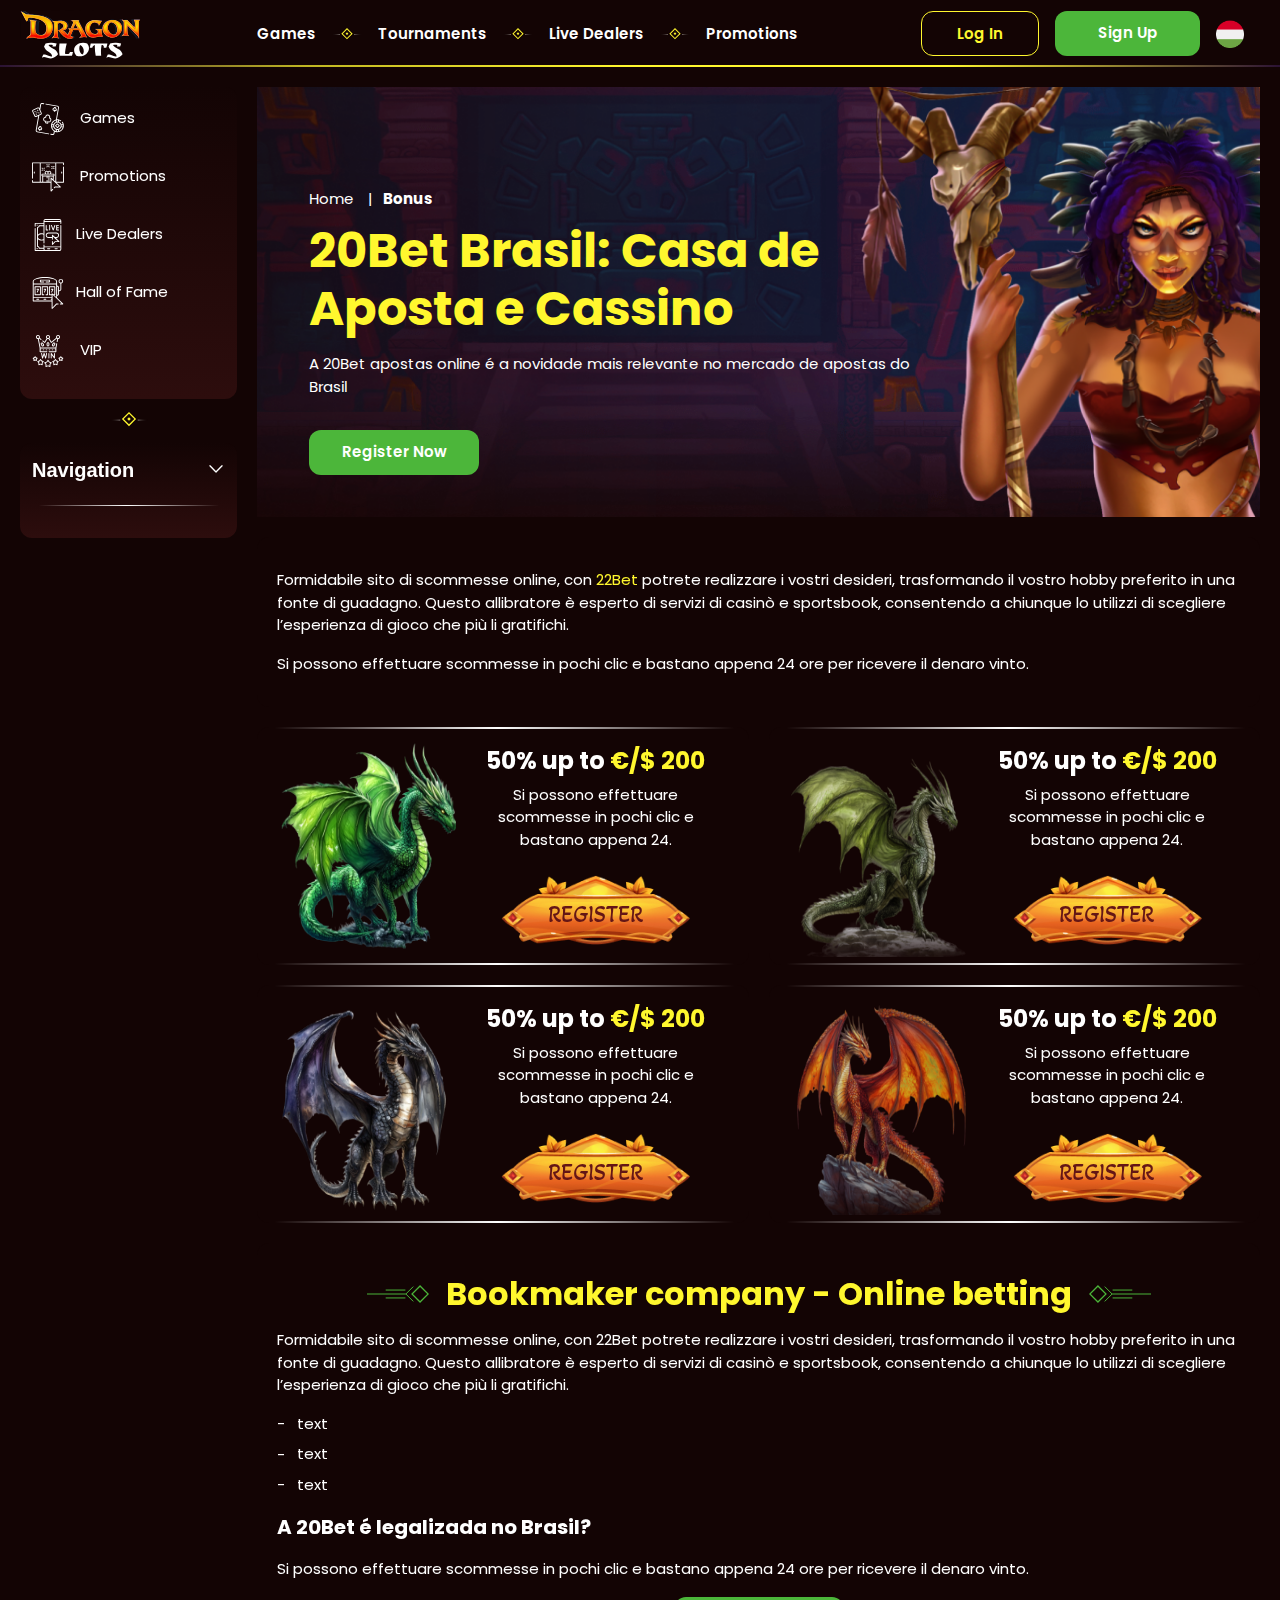
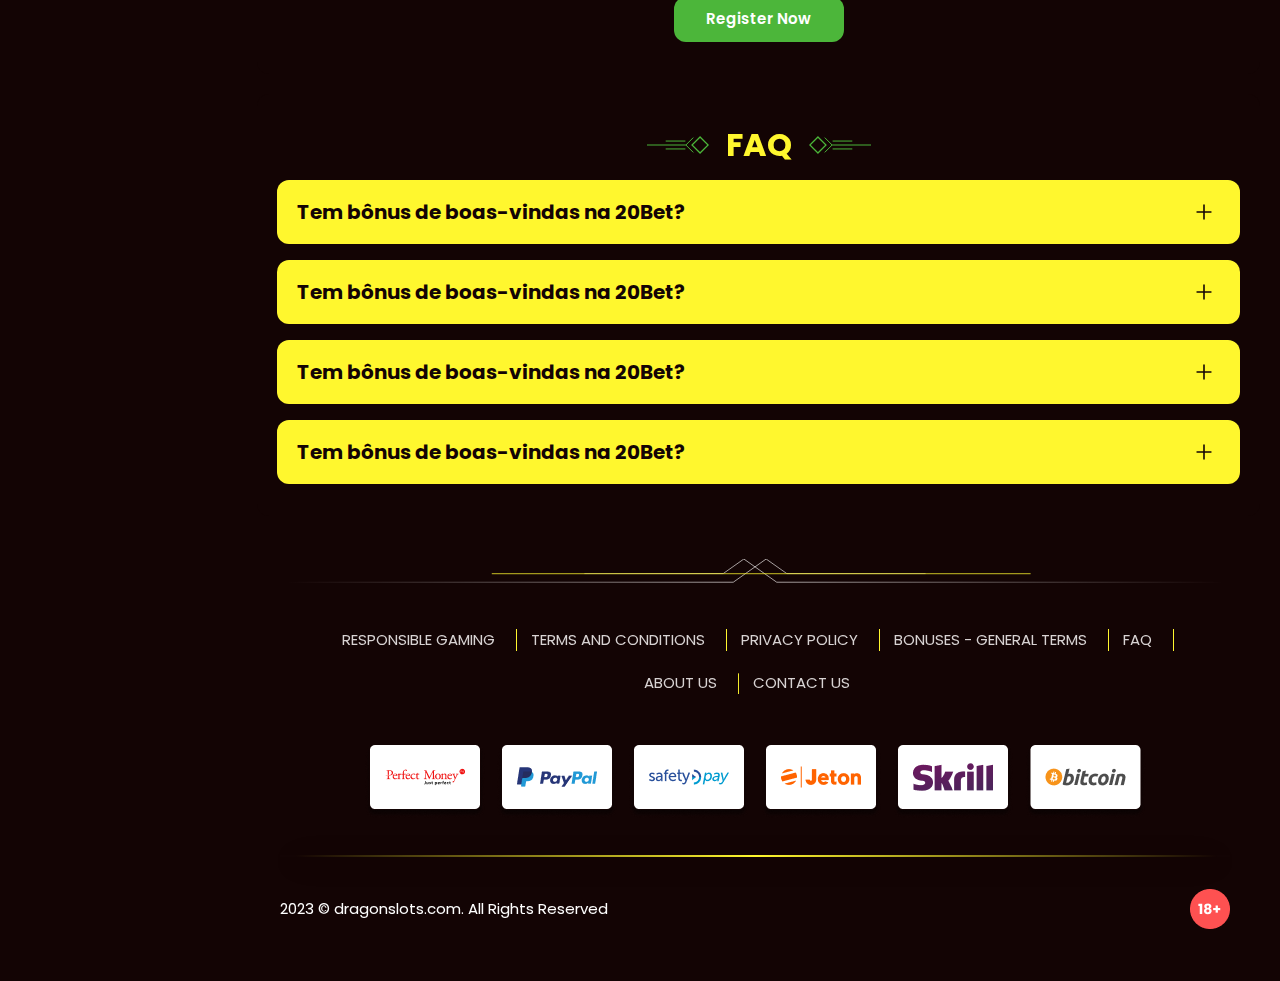
<file: bonus.html>
<!DOCTYPE html>
<html lang="hu">
  <head>
    <meta charset="UTF-8" />
    <meta name="viewport" content="width=device-width, initial-scale=1.0" />
    <title>20Bet Brasil: Casa de Aposta e Cassino</title>
    <meta
      name="description"
      content=""
    />
    <meta property="og:site_name" content="" />
    <meta
      property="og:title"
      content=""
    />
    <meta property="og:type" content="website" />
    <meta property="og:url" content="http://dragon-slots.hu/" />
    <meta property="og:image" content />
    <meta property="og:image:alt" content />
    <meta property="og:locale" content="hu" />
    <meta
      property="og:description"
      content="."
    />
    <link rel="preconnect" href="https://fonts.googleapis.com" />
    <link rel="preconnect" href="https://fonts.gstatic.com" crossorigin />
    <link href="https://fonts.googleapis.com/css2?family=Akaya+Kanadaka&family=Poppins:wght@100;200;300;400;500;600;700;800;900&display=swap" rel="stylesheet">

    <link rel="stylesheet" href="./css/reset.css" />
    <link rel="stylesheet" href="./css/main.css" />
    <link rel="stylesheet" href="./css/media.css" />
    <link rel="icon" href="./images/vector.png" type="image/x-icon" />
    <script
      src="https://code.jquery.com/jquery-3.6.1.min.js"
      integrity="sha256-o88AwQnZB+VDvE9tvIXrMQaPlFFSUTR+nldQm1LuPXQ="
      crossorigin="anonymous"
    ></script>
  </head>
  <body>
    <header class="header">
      <section class="content header__content">
        <a href="#" class="logo header__logo"
          ><img src="./images/logo.svg" alt="logo" title=""
        /></a>
        <button class="header__btn-menu">
          <svg
            width="16px"
            height="16px"
            viewBox="0 0 16 16"
            xmlns="http://www.w3.org/2000/svg"
          >
            <rect y="0" width="16" height="3" rx="1.5"></rect>
            <rect y="6.5" width="16" height="3" rx="1.5"></rect>
            <rect y="13" width="16" height="3" rx="1.5"></rect>
          </svg>
        </button>
        <nav class="menu header__menu">
          <ul class="header__menu-list">
            <li><a href="#">Games</a></li>
            <li><a href="#">Tournaments</a></li>
            <li><a href="#">Live dealers</a></li>
            <li><a href="#">Promotions</a></li>
          </ul>
          <div class="header__btn">
            <a
              href="#"
              class="header__button header__button-login header__btn-login"
              >Log in
            </a>
            <a
              href="#"
              class="header__button header__button-signin header__btn-signin"
              >Sign Up</a
            >
          </div>
        </nav>
        <a href="#" class="header__button header__button-login">Log in </a>
        <a href="#" class="header__button header__button-signin">Sign Up</a>

        <a class="header__country" href="#">
          <span><img src="./images/flag.png" alt=" Flag" title /></span>
        </a>
      </section>
    </header>
    <main class="main">
      <aside class="sidebar-wrapper">
        <section class=" sidebar">
          <nav class="menu sidebar__menu">
            <ul>
              <li >
                <a href="#" ><img src="./images/sidebar/games.svg" alt=" Games"  title/> Games </a>
              </li>
              <li >
                <a href="#" > <img  src="./images/sidebar/promotions.svg"  alt="Promotions"  title/> Promotions</a>
              </li>     
              <li >
                <a href="#" ><img src="./images/sidebar/live.svg" alt="Live Dealers"  title/>Live Dealers</a>
              </li>
              <li >
                <a href="#" ><img src="./images/sidebar/hall.svg" alt="Hall of Fame" title>Hall of Fame</a>
              </li>
              <li >
                <a href="" > <img src="./images/sidebar/vip.svg" alt="vip" title/> VIP</a>
              </li>
            </ul>
          </nav>

          <div class="sidebar__wrap">
            <button class="sidebar__links-button">
              Navigation 
            </button>
            <div class="sidebar__links">
              <ul class="sidebar__links-list">
                  <li ><a  href="#" title>Review of 22Bet</a></li>
                  <li ><a  href="#" title>Registration</a></li>
                  <li ><a  href="#" title>22Bet Betting Expert Reviews</a></li>
                  <li ><a  href="#" title>Layouts and navigation</a></li>
                  <li ><a  href="#" title>Sports betting</a></li>
                  <li ><a  href="#" title>Sports offers</a></li>
                  <li ><a  href="#" title>Live betting</a></li>
                  <li ><a  href="#" title>Cash out</a></li>
                  <li ><a  href="#" title>Live stream</a></li>
              </ul>
            </div>
          </div>
        </section>
      </aside>

      <section class="content__wrapper">
        <section class="content hero hero__bonus">
          <div class="background hero__background">
            <img src="./images/bonus/bg-bonus.png" alt="hero" title />
          </div>

          <div class="hero__data hero__data-bonus">
            <ul
              class="breadcrumbs"
              itemscope
              itemtype="https://schema.org/BreadcrumbList"
            >
              <li
                itemprop="itemListElement"
                itemscope
                itemtype="https://schema.org/ListItem"
              >
                <a href="#" itemprop="item">
                  <span itemprop="name">Home</span></a
                >
                <meta itemprop="position" content="1" />
              </li>
              <li
                itemprop="itemListElement"
                itemscope
                itemtype="https://schema.org/ListItem"
              >
                <a href="#" itemprop="item"> <span itemprop="name">Bonus</span></a>
                <meta itemprop="position" content="2" />
              </li>
            </ul>
            <h1 class="title general hero__title hero__title-bonus">
              20Bet Brasil: Casa de Aposta e Cassino
            </h1>
            <p class="hero__text">A 20Bet apostas online é a novidade mais relevante no mercado de apostas do Brasil</p>
            <a href="#" class="header__button hero__button">Register now</a>
          </div>
        </section>
        <section class="content page-nav">
          <div class="page-nav-button sidebar__links-button">Navigation</div>
          <ul class="page-nav-list sidebar__links-list">
            <li><a href="#" title>Review of 22Bet</a></li>
            <li><a href="#" title>Registration</a></li>
            <li><a href="#" title>22Bet Betting Expert Reviews</a></li>
            <li><a href="#" title>Layouts and navigation</a></li>
            <li><a href="#" title>Sports betting</a></li>
            <li><a href="#" title>Sports offers</a></li>
            <li><a href="#" title>Live betting</a></li>
            <li><a href="#" title>Cash out</a></li>
            <li><a href="#" title>Live stream</a></li>
          </ul>
        </section>
        <section class="content article">
          <p>
            Formidabile sito di scommesse online, con <a class="article__links" href="#">22Bet</a> potrete realizzare i vostri desideri, trasformando il vostro hobby preferito in una fonte di guadagno. Questo allibratore è esperto di servizi di casinò e sportsbook, consentendo a chiunque lo utilizzi di scegliere l’esperienza di gioco che più li gratifichi.
          </p>
          <p>Si possono effettuare scommesse in pochi clic e bastano appena 24 ore per ricevere il denaro vinto.</p>
        </section>
        <section class="content banner__wrapper">
          <section class="content banner banner__bonus">
            <div class=" banner__background">
              <img src="./images/bonus/banner-bonus1.png" alt="banner" title />
            </div>
            <div class="banner__data banner__data-bonus">
              <h2 class="title high banner__title">
                50% up to <span> €/$ 200</span>
              </h2>
              <p>
                Si possono effettuare scommesse in pochi clic e bastano appena 24.
              </p>
              <a href="#" class="button-page banner__button">Register</a>
            </div>
          </section>
          <section class="content banner banner__bonus">
            <div class=" banner__background">
              <img src="./images/bonus/banner-bonus2.png" alt="banner" title />
            </div>
            <div class="banner__data banner__data-bonus">
              <h2 class="title high banner__title">
                50% up to <span>€/$ 200</span>
              </h2>
              <p>
                Si possono effettuare scommesse in pochi clic e bastano appena 24.
              </p>
              <a href="#" class="button-page banner__button">Register</a>
            </div>
          </section>
          <section class="content banner banner__bonus">
            <div class=" banner__background">
              <img src="./images/bonus/banner-bonus3.png" alt="banner" title />
            </div>
            <div class="banner__data banner__data-bonus">
              <h2 class="title high banner__title">
                50% up to <span>€/$ 200</span>
              </h2>
              <p>
                Si possono effettuare scommesse in pochi clic e bastano appena 24.
              </p>
              <a href="#" class="button-page banner__button">Register</a>
            </div>
          </section>
          <section class="content banner banner__bonus">
            <div class=" banner__background">
              <img src="./images/bonus/banner-bonus4.png" alt="banner" title />
            </div>
            <div class="banner__data banner__data-bonus">
              <h2 class="title high banner__title">
                50% up to <span>€/$ 200</span>
              </h2>
              <p>
                Si possono effettuare scommesse in pochi clic e bastano appena 24.
              </p>
              <a href="#" class="button-page banner__button">Register</a>
            </div>
          </section>
        </section>
        <section class=" content article ">
          <h2 class="article__title high title">Bookmaker company - Online betting</h2>
          <p >
            Formidabile sito di scommesse online, con 22Bet potrete realizzare i
            vostri desideri, trasformando il vostro hobby preferito in una fonte
            di guadagno. Questo allibratore è esperto di servizi di casinò e
            sportsbook, consentendo a chiunque lo utilizzi di scegliere
            l’esperienza di gioco che più li gratifichi.
          </p>
          <ul>
            <li >text</li>
            <li >text</li>
            <li >text</li>
          </ul>
          <h3 >A 20Bet é legalizada no Brasil?</h3>
          <p >
            Si possono effettuare scommesse in pochi clic e bastano appena 24 ore
            per ricevere il denaro vinto.
          </p>
          <a href="#" class="header__button  article__button">Register now</a>
        </section>
        <section class="content faq">
          <h2 class="title high faq__title">FAQ</h2>
          <ul class="faq__list" itemscope itemtype="https://schema.org/FAQPage">
            <li class="faq__item"  itemscope itemprop="mainEntity" itemtype="https://schema.org/Question">
              <h3 class="title medium faq__subtitle js-button-expander"  itemprop="name">Tem bônus de boas-vindas na 20Bet?
               </h3>
              <div  class="faq__answer js-expand-content" itemscope  itemprop="acceptedAnswer" itemtype="https://schema.org/Answer">
                <p  itemprop="text">
                  Formidabile sito di scommesse online, con 22Bet potrete realizzare i vostri desideri, trasformando il vostro hobby preferito in una fonte di guadagno. Questo allibratore è esperto di servizi di casinò e sportsbook, consentendo a chiunque lo utilizzi di scegliere l’esperienza di gioco che più li gratifichi.
                </p>
              </div>
            </li>
            <li class="faq__item"  itemscope itemprop="mainEntity" itemtype="https://schema.org/Question">
              <h3 class="title medium faq__subtitle js-button-expander"  itemprop="name">Tem bônus de boas-vindas na 20Bet?</h3>
              <div class="faq__answer js-expand-content" itemscope  itemprop="acceptedAnswer" itemtype="https://schema.org/Answer">
                <p  itemprop="text">
                  Formidabile sito di scommesse online, con 22Bet potrete realizzare i vostri desideri, trasformando il vostro hobby preferito in una fonte di guadagno. Questo allibratore è esperto di servizi di casinò e sportsbook, consentendo a chiunque lo utilizzi di scegliere l’esperienza di gioco che più li gratifichi.
                </p>
              </div>
            </li> 
             <li class="faq__item"  itemscope itemprop="mainEntity" itemtype="https://schema.org/Question">
              <h3 class="title medium faq__subtitle js-button-expander"  itemprop="name">Tem bônus de boas-vindas na 20Bet?</h3>
              <div class="faq__answer js-expand-content" itemscope  itemprop="acceptedAnswer" itemtype="https://schema.org/Answer">
                <p  itemprop="text">
                  Formidabile sito di scommesse online, con 22Bet potrete realizzare i vostri desideri, trasformando il vostro hobby preferito in una fonte di guadagno. Questo allibratore è esperto di servizi di casinò e sportsbook, consentendo a chiunque lo utilizzi di scegliere l’esperienza di gioco che più li gratifichi.
                </p>
              </div>
            </li> 
            <li class="faq__item"  itemscope itemprop="mainEntity" itemtype="https://schema.org/Question">
              <h3 class="title medium faq__subtitle js-button-expander"  itemprop="name">Tem bônus de boas-vindas na 20Bet?</h3>
              <div class="faq__answer js-expand-content" itemscope  itemprop="acceptedAnswer" itemtype="https://schema.org/Answer">
                <p  itemprop="text">
                  Formidabile sito di scommesse online, con 22Bet potrete realizzare i vostri desideri, trasformando il vostro hobby preferito in una fonte di guadagno. Questo allibratore è esperto di servizi di casinò e sportsbook, consentendo a chiunque lo utilizzi di scegliere l’esperienza di gioco che più li gratifichi.
                </p>
              </div>
            </li> 
          </ul>
        </section>
      </section>
    </main>
    <footer class="footer  ">
     
      <section class="content footer__content">
      <nav class="menu footer__menu">
        <ul >
          <li>
            <a href="#" >RESPONSIBLE GAMING</a>
          </li>
          <li >
            <a href="#" >TERMS AND CONDITIONS</a>
          </li>
          <li >
            <a href="#" >PRIVACY POLICY</a>
          </li>
          <li>
            <a href="#" >BONUSES - GENERAL TERMS</a>
          </li>
          <li >
            <a href="#" >FAQ</a>
          </li>
          <li >
            <a href="#" >ABOUT US</a>
          </li>
          <li >
            <a href="#" >CONTACT US</a>
          </li>
        </ul>
      </nav>

      <ul class="footer-card__list">
        <li >
          <a href="#" >
            <img src="./images/perfect.png" alt="perfect money" title/>
          </a>
        </li>
        <li >
          <a href="#" >
            <img src="./images/pay.png" alt="pay pal" title/>
          </a>
        </li>
        <li >
          <a href="#" >
            <img src="./images/safety.png" alt="safety pay" title=""/>
          </a>
        </li>
        <li >
          <a href="#" >
            <img src="./images/jeton.png" alt="jeton" title=""/>
          </a>
        </li>
        <li >
          <a href="#" >
            <img src="./images/scrill.png" alt="skrill" title=""/>
          </a>
        </li>
        <li >
          <a href="#" >
            <img src="./images/bitcoin.png" alt="bitcoin" title=""/>
          </a>
        </li>
      </ul>
      <div class="footer__box">
          <p>2023 &copy; dragonslots.com. All Rights Reserved</p>
        <img src="./images/limit.png" alt="age limit" title=""/>
      </div>
      
    </section>
    </footer>
    <script src="./js/sidebar.js" defer></script>
    <script src="./js/expander.js" defer></script>
    <script src="./js/mobile-menu.js" defer></script>
  </body>
</html>
</file>
<file: css/main.css>
html {
  scroll-behavior: smooth;
}

body {
  display: block;
  position: relative;
  width: 100%;
  background: #130404;
  font-family: "Poppins", sans-serif;
  font-size: 15px;
  font-weight: 400;
  line-height: 22.5px;
  text-align: left;
  color: #ffffff;
  overflow-x: hidden;
}

.content {
  display: block;
  position: relative;
  width: 100%;
  max-width: 1163px;
  overflow: hidden;
  border-radius: 12px;
  background: #130404;
  padding:32px 20px;
  margin: 0 auto 20px auto;
}

h1,
h2,
h3,
h4,
.title {
  display: block;
  position: relative;
  font-size: 48px;
  font-weight: 700;
  line-height: 57.6px;
  text-align: center;
  color: #FFF72E;
}

h2,
.title.high {
  display: flex;
  justify-content: center;
  align-items: center;
  font-size: 32px;
  line-height: 38.4px;
  font-weight: 700;
  text-align: center;
    margin-bottom: 16px;
}

h2::before,
.title.higt::before,
h2::after,
.title.higt::after {
  content: "";
  display: block;
  
  position: absolute;
  top: 0;
  bottom: 0;
 
  width: 64px;
  height: 18px;
  background: url(../images/left-before.svg) no-repeat center center / contain;
  margin: auto;
  
}

h2::before,
.title.higt::before {
  left:0;
}

h2::after,
.title.higt::after {
  background: url(../images/right-before.svg) no-repeat center center /
    contain;
  right: 0;
}

.article h2, .ratings h2, .faq h2 {
  width: max-content;
    margin-left: auto;
    margin-right: auto;
  padding: 0 80px;
}


h3,
title.medium {
  font-size: 20px;
  font-weight: 700;
  line-height: 30px;
  text-align: left;
  color: #FFffff;
}
h4,
title.mini {
  font-size: 28px;
  font-weight: 700;
  line-height: 32px;
  text-align: center;
  color: #ffd400;
}

article > *,
.article > *,
.desk > * {
  margin-top: 16px;
}

article > *:first-child,
.article > *:first-child,
.desk > *:first-child {
  margin-top: 0 !important;
}

article > h2,
.article > h2,
.desk > h2 {
  margin-top: 32px;
}

article > h3,
.article > h3,
.desk > h3 {
  margin-top: 16px;
}
article > h4,
.article > h4,
.desk > h4 {
  margin-top: 16px;
}


.header__button,.features__button {
  position: relative;
  min-width: 145px;
  height: 45px;
  font-size: 15px;
  font-weight: 600;
  line-height: 22.5px;
  text-align: center;
  text-decoration: none;
  text-transform: capitalize;
  border-radius: 12px;
  white-space: nowrap;
  cursor: pointer;
  padding: 11px 23px;
  margin: 0 auto;
  transition: all 0.5s;
}

.header__button-signin,
.article__button,
.ratings__button,
.banner__button,.features__button,.hero__button {
  background: #4CB63A;
  color: #ffffff;
  margin-right: 16px;
  margin-left: 16px;transition: all 0.5s;
}

.header__button-signin:hover,
.article__button:hover,
.ratings__button:hover,
.hero__button:hover{
  background: none;
  border: 1px solid #FFF72E;
  color: #FFF72E;
}

.header__button-login {
  min-width: 115px;
  background: none;
  border: 1px solid #FFF72E;
  color: #FFF72E;
  padding: 11px 35px;
  margin-left: auto;
  margin-right: 0;
  transition: all 0.5s;
 
}

.header__button-login:hover {
  background: #4CB63A;
  color: #ffffff;
  border: none;
}

.button-page {
  position: relative;
  width: 219px;
  height: 80px;
  background: url(../images/main/button.png) no-repeat center center /
    contain;
  overflow: hidden;
  font-size: 24px;
  font-weight: 400;
  line-height: 24px;
  font-family: 'Akaya Kanadaka', cursive;
  text-align: center;
  text-decoration: none;
  text-transform: uppercase;
  color: #641616;
  white-space: nowrap;
  cursor: pointer;
  padding: 40px 52px 30px 51px;
  margin: 0 auto;
  transition: all 0.5s;
}

a.button-page {
  display: flex;
  justify-content: center;
  align-items: center;
}


a.button-page:hover,.features__button:hover,.banner__button:hover  {
  transform: scale(1.1);
}

.header,
.main,
.footer {
  display: flex;
  position: relative;
  justify-content: space-between;
  align-items: center;
  width: 100%;
  max-width: 1440px;
  padding: 20px;
  margin: 0 auto;
}

.background,
.hero__background {
  display: block;
  position: absolute;
  bottom: 0;
  left: 0;
  height: 100%;
  width: 100%;
  overflow: hidden;
}

.background img,
.hero__background img {
  position: relative;
  display: block;
  width: 100%;
  height: 100%;
  object-fit: cover;
}
.images img {
  border-radius: 12px;
  width: 100%;
  height: 100%;
  overflow: hidden;
}

/* -------------------HEADER---------------- */

.header {
  position: fixed;
  top: 0;
  left: 0;
  right: 0;
  background: #130404;
  padding: 0;
  z-index: 100;
}

.header__content {
  display: flex;
  align-items: center;
  flex-direction: row;
  max-width: 1440px;
  max-height: 67px;
  border-radius: 0;
  background: #130404;
  padding: 20px;
  margin-bottom: 0;
}

.logo {
  display: block;
  position: relative;
  flex: 0 0 123px;
  margin-right: 114px;
  padding: 20px 0;
  transition: all 0.5s;
}

.logo:hover {
  transform: scale(1.2);
}

.logo img {
  display: block;
  position: relative;
  width: auto;
  max-height: 50px;
}

.header__menu {
  display: flex;
  white-space: nowrap;
  max-height: calc(100vh - 67px);
  overflow-y: auto;
  padding: 0;
}

.header__menu ul li {
  display: flex;
  justify-content: center;
  align-items: center;
  
}

.header__menu ul li:not(:last-child)::after {
  content: "";
  display: block;
  position: relative;
  width: 30px;
  height: 12px;
  background: url(../images/romb.svg) no-repeat center center / contain;
  vertical-align: middle;
}

.header__menu-list {
  display: flex;
  flex: 1 1 auto;
  flex-direction: row;
  justify-content: center;
  align-items: center;
  white-space: nowrap;
  
}

.header__menu-list li {
  display: block;
  text-align: left;
  text-transform: capitalize;
  
  transition: all 0.5s;
}

.header__menu-list li a {
  display: block;
  font-weight: 600;
  color: #ffffff;
  line-height: 24px;
  padding: 20px 16px 20px 0;
}

.header__menu li a:hover {
  color: #ffd400;
}

.header__country span {
  display: inline-block;
}

.header__country img {
  width: 28px;
  height: 28px;
  vertical-align: middle;
  margin-right: 16px;
}

.header__btn {
  display: none;
}

.header__content::before, .header__content::after{
  display: none;
}


/* -------------- header__btn-menu-----------*/

.header__btn-menu {
  display: block;
  flex: 0 1 auto;
  min-width: 0;
  background: #2D0D0D;
  border: 1px solid #ffd400;
  padding: 12px;
  order: 3;
  transition: all 0.5s;
}

svg {
  position: relative;
  fill: #ffd400;
  line-height: 1;
  vertical-align: 1;
}

.header__btn-menu {
  display: none;
}

/* -------------main------------- */
.main {
  padding-top: 87px;
  padding-bottom: 0;
}

.content__wrapper {
  display: block;
  position: relative;
  flex: 1 1 100%;
  margin-left: 20px;
}

/* -------------sidebar--------- */

.sidebar-wrapper {
  display: block;
  position: relative;
  align-self: stretch;
  flex: 0 0 217px;
}
.sidebar {
  position: sticky;

  top: 87px;
  bottom: 20px;
  overflow-y: auto;
  height: calc(100vh - 80px);
  background: transparent;
}

.sidebar::-webkit-scrollbar {
  display: none;
}

.sidebar__menu,.sidebar__wrap{
  background: linear-gradient(0deg, #2D0D0D 0%, #130404 100%);
  border-radius: 12px;
  padding: 8px 0;
  
}

.sidebar__menu::after{
  content: "";
  display: block;
  position: relative;
  height: 16px;
  width: 40px;
  left: 50%; 
  transform: translateX(-50%);
  background: url(../images/romb-sidebar.svg) no-repeat center center / contain;
  bottom: -36px;

}

.sidebar__menu ul li a {
  display: block;
  position: relative;
  color: #ffffff;
  transition: all 0.5s;
  padding: 8px 12px;

}

.sidebar__menu ul li a:hover {
  color: #ffd400;
}

.sidebar .sidebar__menu ul li{
  padding-right: 0;
}

.sidebar__wrap{
  padding: 12px;
  margin-top: 44px; 
  margin-bottom: 0;

}

.sidebar__menu ul li + li {
  margin-top: 10px;
}
.sidebar__menu li a img {
  min-width: 32px;
  min-height: 32px;
  margin: auto;
  margin-right: 12px;
  vertical-align: middle;
}
.sidebar__links-button::after, .page-nav-button::after {
  content: "";
  display: block;
  position: relative;
  height: 1px;
  width: 193px;
  background: linear-gradient(90deg, #2b1234 0%, rgba(255, 247, 46, 0.733333) 24.02%, #fff72e 48.91%, #fff72e 73.97%, #2b1234 100%, #292526 100%);
  background: linear-gradient(90deg, rgba(255, 255, 255, 0) 3.5%, #FFFFFF 48.91%, rgba(255, 255, 255, 0) 97%);
  margin: 20px 0;
}

.sidebar__links-button {
  position: relative;
  font-size: 20px;
  font-weight: 700;
  color: #FFffff;
  text-align: left;
  line-height: 30px;
  background: none;
  white-space: normal;
  padding-right: 0;
  transition: all 0.5s;
  width: 193px;
}


.sidebar__links-button::before {
  content: "";
  display: block;
  position: absolute;
  right: 0;
  top: 5px;
  width: 18px;
  height: 18px;
  background: url(../images/sidebar/sidebarArrowDown.svg) no-repeat center center / contain;
  transition: all 0.5s;
}

.sidebar__links-button.active::before {
  background: url(../images/sidebar/sidebarArrowDown.svg) no-repeat center center / contain;
  transform: rotate(180deg);
  transition: all 0.5s;
 
}

.sidebar__links-list li a {
  position: relative;
  display: block;
  color: #ffffff;
  transition: all 0.5s;
  padding-left: 20px ;
  margin: 0 0 12px 0;
  
  
}

.sidebar__links-list li a::before{
  content: '';
  display: block;
  position: absolute;
  width: 3px;
  height: 3px;
  left: 10px;
 top:50%;
 transform: translateY(-50%);
  border-radius: 50%;
  background:#ffffff;
}


.sidebar__links-list li:nth-child(3) a::before,.sidebar__links-list li:nth-child(4) a::before {
  top: 12px;}

.sidebar__links-list.active {
  display: block;
}

.sidebar__links-list li a:hover{
  color: #ffd400;
}

.sidebar__links-list li a:hover::before{
  background: #ffd400;
 };

.sidebar__links-list li  + li {
  padding-top: 12px !important;
}

.page-nav-button {
  margin-bottom: 0;
  cursor: pointer;
  width: 100%;
}

.sidebar__links-list,
.page-nav-list {
  overflow: hidden;
  max-height: 0;
  transition: max-height 0.5s ease;
  
}

.sidebar__links-list.active,
.page-nav-list.active {
  display: block;
  max-height: 1000px;
  margin-top: 10px;
}

.page-nav-list.active {
  margin-top: 20px;
}

.page-nav {
  display: none;
  padding: 20px;
  padding: 10px;
}

.page-nav-button::after{
  width: 100%;
}

/* -----------hero------ */

.hero {
  display: flex;
  justify-content: flex-start;
  min-height: 430px;
  height: 430px;
  padding: 0;
  border-radius: 0;
  padding: 33px 20px;
}

.header::after, .features__wrapp::before, .features__wrapp::after {
  content: "";
  display: block;
  position: absolute;
  bottom: 0;
  left: 0;
  right: 0;
  width: 100%;
  height: 2px;
  background: linear-gradient(
    90deg,
    #2b1234 0%,
    rgba(255, 247, 46, 0.733333) 24.02%,
    #fff72e 48.91%,
    #fff72e 73.97%,
    #2b1234 100%,
    #292526 100%
  );
  
}

.features__wrapp::before{
  position: relative;
  top:0;
}


.hero__data {
  display: flex;
  flex-direction: column;
  justify-content: center;
  position: relative;
  max-width: 690px;
  height: 359px;
  border-radius: 12px;
  padding: 32px;

  
}

.hero__title {
  text-align: left;
  margin-bottom: 16px;
}

.hero__rating {
  display: flex;
  justify-content: flex-start;
  align-items: center;
  font-size: 16px;font-weight: 600;
  line-height: 24px;
  text-transform: uppercase;
  margin-bottom: 16px;
  }

.hero__rating p {
  margin-right: 18px;
  
}
.hero__rating span {
  display: flex;
  align-items: center;
  gap: 4px;
}

.hero__text {
  margin-bottom: 32px;
  text-align: left;
}
.hero__button {
  width: 170px;
  margin-left: 0;
  margin-right: auto;
  z-index: 3;
}
/* -------------article--------------- */

.article .article__subtitle {
  justify-content: start;
  font-size: 20px;
  line-height: 32px;
  color: #ffffff;
  padding: 0;
  margin: 16px 0 0 0;
  text-decoration: none;
}

.article__button,
.ratings__button {
  display: block;
  width: 170px;
  margin-top: 16px;
  margin-right: auto;
  margin-left: auto;
}

.article ul li {
  position: relative;
  padding-left: 20px;
}

.article ul li + li{
  margin-top: 8px;
}

.article ul li::before {
  content: "-";
  position: absolute;
  display: block;
  top: 50%;
  transform: translateY(-50%);
  left: 0;
  
}

/* ---------features---------------- */
.features {
   display: flex;
   gap:20px;
  width: 100%;
  min-height: 707px;
  margin-bottom: 20px;
}

.features__wrapp {
  position: relative;
  display: flex;
  flex-direction: column;
  overflow: hidden;
  width: 50%;
  
}

.features__banner {
  position: relative;
  top: 0;
  left: 0;
  align-items: center;
  flex-direction: column;
}

.features-banner__background {
  position: relative;
  height: 100%;
}

.features-banner__background img {
  display: block;
  position: relative;
  width: 100%;
  height: 100%;
  border-radius: 12px;
  background-size: cover;
  background-position: center;
  
}
.features .content__wrapp-last{
  flex-direction: row-reverse;

}

.features-banner__title::after, .features-banner__title::before{
  display: none;
}

.features-banner__data {
  display: flex;
  position: absolute;
  justify-content: center;
  align-items: center;
  flex-direction: column;
  top: 50%;
  background: #130404CC;

  left: 50%;
  max-width: 453px;
  max-height: 262px;
  text-align: center;
  transform: translate(-50%, -50%);
  border-radius: 16px;
  padding: 40px 38.5px;
  z-index: 3;
}

.features-banner__title {
  font-size: 32px;
  font-weight: 700;
  line-height: 48px;
  margin-bottom: 16px;
  color: #ffd400;
  white-space: nowrap;
  text-decoration: none;
}

.features-banner__title span {
  font-size: 20px;
  font-weight: 700;
  line-height: 32px;
  color: #ffffff;
  margin-bottom: 40px;
}

.features__button{
  /* width: 170px; */
  z-index: 3;
  margin-right: 0;
  margin-left: 0;
}

.features-banner__button {
  margin-left: 0;
  margin-right: 0;
}

.content__wrapp {
  display: flex;
  flex-direction: column;
  width: 50%;
  background: #130404;

}

.features__list {
  position: relative;
  border-radius: 16px;
  padding: 0 20px 28px 20px;
  padding: 28px 20px;
  padding: 28px 20px 0 20px;
  
}

.features__table{
 
  padding: 0 20px 28px 20px;
}

.features__list li,
.rating__table tr {
  display: flex;
  flex-direction: row;
  align-items: center;
  position: relative;
  border-radius: 12px;
   padding: 12px 20px;
}

.features__table::after{
    content: "";
    display: block;
    position: relative;
    height: 11px;
    width: 116px;
    left: 50%;
    transform: translateX(-50%);
    background: url(../images/main/romb-features.svg) no-repeat center center/ contain;
    bottom: -32px;

}

.features__table td:nth-child(1) {
  font-weight: 700;
}

.features__list li + li,
.rating__table tr + tr {
  margin-top: 8px;
}
.features__list li::before {
  content: "";
  display: block;
  position: relative;
  min-width: 28px;
  height: 32px;
  background: url(../images/main/features-icon1.svg) no-repeat center
    center/contain;
  vertical-align: middle;
  margin-right: 20px;
}

.features__list li:nth-child(2):before {
  background: url(../images/main/features-icon2.svg) no-repeat center
  center/contain;
}
.features__list li:nth-child(3):before {
  background: url(../images/main/features-icon3.svg) no-repeat center
  center/contain;
}
.features__list li:nth-child(4):before {
  background: url(../images/main/features-icon4.svg) no-repeat center
  center/contain;
}
.features__list li:nth-child(5):before {
  background: url(../images/main/features-icon5.svg) no-repeat center
  center/contain;
}
.features__list li:nth-child(5):before {
  background: url(../images/main/features-icon5.svg) no-repeat center
  center/contain;
}


.features__list li,
.features__table tr
 {
  background: linear-gradient(0deg, #2D0D0D 0%, #130404 100%);

}

.features__list li:nth-child(odd),.features__table tr:nth-child(odd){
  background: none;
}


.features__table table {
  width: 100%;
}

.features__table tr {
  display: flex;
  align-items: center;
  border-radius: 12px;
  padding: 12.5px 16px;
  margin-top: 8px;
}

.features__table tr:first-child {
  margin-top: 0;
}
.features__table td {
  width: 50%;
  white-space: nowrap;
}
/* ------------ratings------------------- */

.ratings__list {
  margin-top: 16px;
  display: flex;
  justify-content: space-between;
  flex-wrap: wrap;
  gap: 8px;
  margin-bottom: 16px;
}

.ratings__list li {
  position: relative;
  display: flex;
  justify-content: center;
  flex-direction: column;
  width: calc(33.333% - 10px);
  background: #130404;
 
  border-radius: 12px;
  padding: 16px;
}

.ratings__info {
  display: flex;
  justify-content: space-between;
  align-items: center;
  font-size: 15px;
  line-height: 22.5px;
  font-weight: 700;
  color: #ffffff;
  margin-top: 16px;
}

.ratings__data span:nth-child(3) {
  font-weight: 400;
}

.ratings__list li::after, .ratings__list li::before,.banner__btn::before,.banner__btn::after,.banner__bonus::before,.banner__bonus::after{
  content: "";
  display: block;
  position: absolute;
  bottom: 0;
  left: 0;
  right: 0;
  width: 100%;
  height: 2px;
  background: linear-gradient(90deg, rgba(255, 255, 255, 0) 3.5%, #FFFFFF 48.91%, rgba(255, 255, 255, 0) 97%);
  
}

.ratings__list li::before, .banner__bonus::before, .banner__btn::before{
  top:0;
}


.ratings__img img{
  
  width: 20px;
  height: 20px;
}



.ratings__list .ratings__img span {
all: unset;
display: block;
height: 8px;
background: #FFF72E;
border-radius: 8px;
}

.ratings p{
  font-weight: 700;
  font-size: 20px;
  line-height: 30px;text-align: center;
  
}

/* --------faq------------- */

.faq__subtitle {
  position: relative;
  font-weight: 700;
  font-size: 20px;
  line-height: 32px;
  text-align: left;
  background: #FFF72E;
  border-radius: 12px;
  color: #130404;
  cursor: pointer;
  padding: 16px 72px 16px 20px;
}

.faq__list li + li {
  margin-top: 16px;
}

.faq__subtitle::after {
  content: "";
  display: block;
  position: absolute;
  top: 50%;
  transform: translateY(-50%);
  right: 20px;
  width: 32px;
  height: 32px;
  background: url(../images/faq-plus.svg) no-repeat center center / contain;;
  transition: all 0.5s;
}

.faq__subtitle.active::after {
  background: url(../images/fag-minus.svg) no-repeat center center / contain;
  transition: all 0.5s;
}

.faq__item{
  position: relative; 
}


.faq__answer {
  position: relative;
  background: #130404;

  color:#ffffff;
  padding: 16px  12px 16px 20px;
  border-radius: 12px;
  border:1px solid #FFF72E;
  margin-top: 16px;
  

}

.js-expand-content {
  display: none;
  overflow: hidden;
}

.js-expand-content.expanded {
  height: 100%;
}


/* ---------main__arrow------ */
.main__arrow {
  display: block;
  position: fixed;
  width: 40px;
  height: 40px;
  right: 20px;
  bottom: 20px;
  background: url(../images/ArrowUp.svg) no-repeat center center / contain;
  z-index: 100;
}

/* -------footer------------ */

.footer {

  max-width: 1440px;
  padding: 0px 30px 32px 260px;
  
}

.footer__content {
  display: flex;
  flex-direction: column;
  align-items: center;
  background: none;
  max-width: 1163px;
  padding: 20px;
  margin: 0 auto;
  
}

.footer__content::before, .footer__content::after{
  display: none;
}

.footer__menu::before{
  content: "";
  display: block;
  position: relative;
  height: 30px;
  background: url(../images/line-footer.svg) no-repeat center center / contain;

}

.footer__menu ul{
  padding-top: 32px;
}

.footer ul{
  display: flex;
  justify-content: center;
  flex-wrap: wrap;
    flex-direction: row;
  margin-top: 32px; 
}

.footer ul:first-child{
  margin-top: 0; 
}


.menu ul li{
  position: relative;
 
  padding-right: 16px;
}


.footer__menu ul li:not(:last-child)::after {
  content:"";
  display: block;
  position: absolute;
  background: url(../images/line.svg) no-repeat center center / contain;
  width: 10px;
 height: 50%;
  top:50%;
  transform: translateY(-50%);
  right: 0;
  
}

.footer__menu ul li a {
  display: block;
  position: relative;
  font-size: 15px;
  font-weight: 400;
  line-height: 22.5px;
  text-decoration: none;
  color: #D8D3D3;
  padding: 10.5px 10px;
  transition: all 0.5s;
}

.footer__menu ul li a:hover{
  color:#FFF72E;
}


.footer-card__list{
  padding-bottom: 32px;
  gap: 12px;
}


.footer-card__list::after {
  content: "";
  position: absolute;
  bottom: 0;
  width: 100%;
  height: 2px;
  box-shadow: 0px 5px 40px 0px rgba(0, 0, 0, 0.2);
  background: linear-gradient(
    90deg,
    rgba(255, 247, 46, 0) 1.44%,
    rgb(255, 247, 46) 50.082%,
    rgba(255, 247, 46, 0) 98.724%
  );
}

.footer__box{
  display: flex;
  justify-content: space-between;
  align-items: center;
  width: 100%;
  margin-top: 32px;
     
}

/* --------------bonus-page--------------- */
.breadcrumbs {
  display: flex;
  text-align: center;
  margin-bottom: 12px;
  white-space: nowrap;
}

.breadcrumbs li:not(:last-child) a {
  padding-left: 0;
}

.breadcrumbs li a {
  font-weight: 400;
  color: #ffffff;
  padding: 10px;
}

.breadcrumbs li:first-child a:hover {
  color: #ffd400;
}

.breadcrumbs li:last-child a {
  font-weight: 700;
}

.breadcrumbs > li:not(:last-child):after {
  content: "|";
  position: relative;
}


.hero__bonus,.hero__app{
  padding: 65px 20px;

}
.hero__title-bonus {
  margin-bottom: 16px;
}

.hero__data-bonus, .hero__data-app{
  /* height: 296px; */
}

.article__link {
  color: #ffd400;
}

.banner__wrapper {
  display: flex
;
  flex-wrap: wrap;
  flex-direction: row;
  gap: 20px;
  padding: 0;
  background: none;
}

.banner__wrapper::after, .banner__wrapper::before{
  display: none;
}

.banner__bonus {
  display: flex
;
  justify-content: flex-end;
  justify-content: space-between;
  width: 571px;
  height: 238px;
  margin: 0;
  width: calc(50% - 10px);
  padding: 12px 20px ;
}
.hero__button-bonus{
  z-index: 3;
}

.banner__bonus,
.banner__app {
  position: relative;
  
}

.banner__data-bonus {
  position: relative;
  display: flex;
  justify-content: center;
  flex-direction: column;
  text-align: left;
  width: 320px;
  min-height: 187px;
  padding: 20px;
}

.banner__data-bonus p {
  position: relative;
  text-align: left;
  margin-bottom: 24px;
}

.banner .banner__title {
justify-content: flex-start;
  align-items: center;
  text-align: center;
  color: #FFffff;
  font-size: 24px;
  line-height: 28.8px;
  text-decoration: none;
  margin-bottom: 8px;
}

.banner .banner__title span{
  color: #FFF72E;margin-left: 5px;
}

.article__list li + li {
  margin-top: 8px;
}

.banner .banner__title::before,.banner .banner__title::after{
  display: none;
}

.banner__button{
  margin-left: 0;
}

.article__links{
  color: #FFF72E;
}

.banner__background img{
  width: 230px;height: 198px;
  height: auto;
  min-height: 218px;
}

/* --------------------app-page------------- */
.banner__app {
  position: relative;
  display: flex;
  align-items: center;
  min-height: 200px;
  border-radius: 16px;
  padding: 20px;
}
.banner__logo {
  width: 335px;
  flex: 0 0 335px;
  margin-right: 79px;
  margin-left: 0;
  z-index: 3;
}

.banner__logo img {
  max-height: 100px;
}

.banner__content-app {
  display: flex;
  flex-direction: row-reverse;
  align-items: center
}
.banner__btn {
  display: flex;
  flex-direction: column;
  position: relative;
  width: 240px;
  height: 68px;
  font-size: 14px;
  font-weight: 500;
  line-height: 18px;
  text-align: center;
  text-decoration: none;
  justify-content: center;
  border-radius: 12px;
  background: #130404;
   text-transform: uppercase;
 
  color: #ffffff;  
    cursor: pointer;
  padding:  16px 38px;
  padding: 16px 50px 16px 60px;
  margin: 0 auto;
  transition: all 0.3s ease;
  overflow: hidden;
  
}

.banner__btn:hover {
  
transform: scale(1.1);
}



.button__wrap-app {
  display: flex;
  flex-direction: column;
  gap: 16px;
  z-index: 3;
}

.banner__btn-android{
  padding: 16px 34px 16px 70px;
}


.banner__btn-app::after,
.banner__btn-android::after {
  content: "";
  position: absolute;
  left: 30px;
  top: 50%;
  transform: translateY(-50%);
  width: 32px;
  height: 32px;
  background: url(../images/app/apple.svg) no-repeat center center / contain;
}

.banner__btn-android::after {
  
  background: url(../images/app/android.svg) no-repeat center center / contain;
}

.hero__app,.hero__bonusdr{
  align-items: center;
  
}
</file>
<file: css/media.css>
@media screen and (max-width: 1369px) {
  .ratings__list li{
    width: calc(50% - 10px);
  }
}

@media screen and (max-width: 1313px) {
  .rating__wrapper {
    padding-left: 0;
  }

  .table tr td:nth-child(2) img {
    width: 20px;
  }
}

@media screen and (max-width: 1292px) {
  .features {
    flex-direction: column;
  }

  .content__wrapp {
   width: 100%;
    margin-bottom: 20px;
  }
  .features__wrapp {
    margin-left: 0;
    border-radius: 16px;
    width: 100%;
  }

  .features-banner__background {
    width: 100%;
    height: 571px;
  }

  .features-banner__data {
    min-width: 653px;
        min-height: 400px
  }

    .features-banner__title {
      font-size: 38px;
}

.features-banner__title span {
  font-size: 24px;
}
}
@media screen and (max-width: 1252px) {
  .features-banner__data {
    padding: 20px;
  }

  .features-banner__title span{
    font-size: 16px;
  }
}

@media screen and (max-width: 1288px) {
  .features__table td:nth-child(1) {
    width: 45%
  }
  .features__table td:nth-child(2) {
    width: 55%;
    padding-left: 5px;
  }
  
}

@media screen and (max-width: 1233px) {
  
  .table tr td:nth-child(2) img {
    width: 18px;
  }
  .ratings__wrap {
    gap: 0;
  }
}

@media screen and (max-width: 1183px) {
  .ratings__wrap {
    flex-direction: column;
    align-items: center;
    gap: 20px;
    width: 100%;
    min-height: 328px;
    min-height: max-content;
  }
  
  .table tr td:nth-child(2) img {
    width: 24px;
  }
  .features-banner__title span {
    font-size: 22px;
}

  .content__wrapp {
    flex-direction: column;
  }
  .features-banner__title {
    font-size: 32px;
}

  .features__wrapp{
  width: 100%;
  
  }

  .features-banner__data {
    padding: 40px;
}

  .features__list {
    width: 100%;
  }
  .features .content__wrapp-last{
    flex-direction: column;
  }

  .hero__data{
    background: #130404CC;
  }

}

@media screen and (max-width: 1161px) {
  .hero__background img {
    object-position: 85%;
  }


}

@media screen and (max-width: 1129px) {
  /* -------------------------- */
  .header__menu {
    display: none;
  }
  .header__btn-menu {
    display: block;
    background: #130404;
    border: 1px solid #ffd400;

    border-radius: 8px;
  }
  .header__btn-menu.active {
    background: #130404;
  }

  .header__btn-menu svg {
    display: block;
    margin: 0;
  }
  .header__btn-menu svg rect {
    transform-origin: 50% 50%;
    transition: all 0.5s;
  }

  .header__btn-menu.active svg rect:nth-child(1) {
    x: -2px;
    y: 6px;
    width: 20px;
    transform: rotate(225deg);
  }

  .header__btn-menu.active svg rect:nth-child(3) {
    opacity: 0;
  }

  .header__btn-menu.active svg rect:nth-child(2) {
    x: -2px;
    y: 6px;
    width: 20px;
    transform: rotate(135deg);
  }

  .header__menu {
    display: none;
    position: fixed;
    top: 67px;
    left: 0;
    width: 100%;
    height: 0;
    overflow: hidden;
    background: #130404;
    text-align: center;
    opacity: 0;
    padding: 20px 50px;
    transition: height 0.5s ease, opacity 0.5s ease;
    z-index: 100;
    overflow-y: auto;
  }

  .header__menu.active {
    display: block;
    height: 100vh;
    opacity: 1;
  }
  .header {
    z-index: 101;
  }
  .header__menu ul {
    display: flex;
    flex-direction: column;
    justify-content: center;
    text-align: center;
    margin-bottom: 16px;
  }
  .header__menu ul li {
    font-size: 14px;
    white-space: nowrap;
    padding-right: 0;
  }

  .header__menu-list li + li {
    margin-left: 0;
  }

  .header__menu ul li + li {
    margin-top: 10px;
  }
  .menu ul {
    gap: 5px;
  }

  .menu ul li:not(:last-child) {
    margin-right: 0;
  }

  .menu ul li a {
    padding-top: 5px;
    padding-bottom: 5px;
    padding-right: 0;

    
  }

  .header__btn {
    display: inline-block;
  }

  .header__menu ul li:not(:last-child)::after {
    display: none;
  }

  .header__btn a.header__btn-login,
  .header__btn a.header__btn-signin {
    display: block;
    min-width: 170px;
    margin-right: 0;
    padding-left: 20px;
    padding-right: 20px;
  }
  .header__btn a.header__btn-signin {
    margin-top: 16px;
    margin-left: 0;
  }

  /* ----------------------- */
}

@media screen and (max-width: 1101px) {
.article h2, .ratings h2{
  margin-right: 0;margin-left: 0;
  width: 100%;
}}

@media screen and (max-width: 1017px) {
  .sidebar {
    display: none;
  }
  .page-nav {
    display: block;
  }
  .main {
    display: block;
  }
  .content__wrapper {
    margin-left: 0;
  }
  .header__logo {
    margin-right: auto;
  }
  .features-banner__data {
    
 
  max-width: 1000px;
  height: 400px;
}
.article h2, .ratings h2, .faq h2 {
  width: max-content;
  margin-left: auto;
  margin-right: auto;

}
.footer{
  padding: 0;
}


}

@media screen and (max-width: 862px) {
  .article h2, .ratings h2{
    margin-right: 0;margin-left: 0;
    width: 100%;
  }}

@media screen and (max-width: 776px) {
.ratings__list li{
  width: 100%;
}}

@media screen and (max-width: 750px) {

  .hero__title{
    font-size: 38px;
    line-height: 40px;
  }

  .features-banner__data {
    min-width: 483px;
  }

}


@media screen and (max-width: 649px) {
  
  .hero{
    padding: 10px;
    align-items: center;
    
  }

  .hero__data{
    height: 400px;
  }
}

@media screen and (max-width: 595px) {
  .header__button-login {
    display: none;
  }

  .features-banner__data {
    max-width: 500px;
    height: 300px;
}
  
}


@media screen and (max-width: 577px) {
  .table tr td:nth-child(3) {
    display: none;
  }

  .table tr td:nth-child(2) img {
    width: 20px;
    height: 20px;
  }
  .hero {
    padding: 20px;
  }

  .footer__cards li {
    flex: 1 1 calc(33.333% - 16px);
    max-width: calc(33.333% - 16px);
  }

  .features-banner__data {
    min-width: 420px;
    height: 300px;
}


}


@media screen and (max-width: 536px) {

  .features-banner__title {
    font-size: 28px;
    line-height: 40px;
  }

  .features-banner__title span {
    font-size: 18px;
  }
  .features__table td:nth-child(1) {
    width: 45%;
  }
  .features__table td:nth-child(2) {
    width: 55%;
  }
.hero__data{
  padding: 16px;
}
}

@media screen and (max-width: 518px) {
  .footer__menu {
    gap: 10px;
    padding: 10px;
  }

  .ratings__img img {
    height: auto;
  }
  .features-banner__data {
    padding: 10px;
    min-width: 350px;
  
  }
  
  h2, .title.high{
    line-height: 36px;
    font-size: 28px;
  }}
 

  


@media screen and (max-width: 478px) {
  

  .features-banner__title {
    font-size: 22px;
    line-height: 32px;
  }

  .features-banner__title span {
    font-size: 14px;
  }

  .footer__wrap {
    flex-direction: column;
    align-items: center;
  }

  .footer__wrap img {
    margin-bottom: 16px;
  }

  .footer__wrap p {
    text-align: center;
  }

  .footer__cards li {
    flex: 1 1 calc(50% - 16px);
    max-width: calc(50% - 16px);
  }

}

@media screen and (max-width: 463px) {
  .header__button-signin {
    display: none;
  }

  .features__table td:nth-child(1) {
    font-weight: 400;
    font-size: 13px;
    width: 50%;
  }
  .features__table td:nth-child(2) {
    width: 50%;
    font-size: 12px;
  }
  
}

@media screen and (max-width: 457px) {
  .table tr td:nth-child(2) img {
    width: 18px;
    height: 18px;
  }

  .faq__subtitle::after {
    top: 12px;
    transform: none;
  }

  .faq__subtitle {
    font-size: 18px;
  }
}

@media screen and (max-width: 455px) {
  .table tr td:nth-child(2) img {
    width: 16px;
    height: 16px;
  }

  .hero__title {
    font-size: 36px;
    line-height: 40px;
  }

  .hero__text {
    margin-bottom: 16px;
  }

  .features-banner__data {
    min-width: 280px;}
}

@media screen and (max-width: 445px) {
  h2::before, .title.higt::before, h2::after, .title.higt::after {
    display: none;
    
  }
  .article h2, .ratings h2, .faq h2 {
    padding-right: 0;padding-left: 0;
  }
}

@media screen and (max-width: 425px) {
  .ratings__img{
    max-width: 200px;
  }


  .hero__rating{
    justify-content: center;
  }

  .hero__title,.hero__text{
  text-align: center;
  }

  .hero__button{
    margin-left: auto;
    
  }

}


@media screen and (max-width: 414px) {
  .table tr td:nth-child(2) img {
    display: none;
  }

  .table tr td:nth-child(3) {
    display: block;
  }

  .features__table td:nth-child(1) {
    font-size: 12px;
  }
  .features__table td:nth-child(2) {
    font-size: 11px;
    padding-left: 5px;
  }
  .features__table td {
    white-space: normal;
  }

  .features-banner__data {
    min-width: 200px;
    height: 200px;
  }

  .footer__menu ul li:not(:last-child)::after {
    display: none;
  }
 
}

@media screen and (max-width: 391px) {
  .hero__title {
    font-size: 32px;
  }

  .hero__data {
    padding: 10px;
  }
  .features-banner__data {
    max-width: 450px;
    
}
  
}

@media screen and (max-width: 376px) {
  .features-banner__title {
    font-size: 18px;
    line-height: 24px;
  }

  .features-banner__title span {
    font-size: 12px;
  }

  .features-banner__data {
    min-height: 150px;
    
}

  .features__wrapp {
    height: 380px;
  }
}

@media screen and (max-width: 365px) {
  

  .hero__title{
    line-height: 34px;
  }
  .hero__text{
    line-height: 20px;
  }
  .hero__rating{
    margin-bottom: 10px;
  }

  .ratings__img{
    max-width: 160px;
  }
}

@media screen and (max-width: 353px) {
  
   .hero__data{
    padding: 10px;
   }

   .hero__title {
    font-size: 28px;
}
}


/* ------------page bonus------------- */

@media screen and (max-width: 1396px) {
  .banner__data-bonus p{
    text-align: center;
  }

  .banner .banner__title{
    justify-content: center;
  }
  .banner__button {
    margin-left: auto}
}

@media screen and (max-width: 1266px) {
  .banner__btn-wrap{
    margin-top: 20px;
  }
}

@media screen and (max-width: 1261px) {
  .banner__wrapper {
    flex-direction: column;
  }
  .banner__bonus{
    width: 100%;
    justify-content: space-evenly;
  }
}


@media screen and (max-width: 1113px) {
  .banner__data-bonus,
  .banner .banner__title {
    align-items: center;
  }

  .banner__button{
    margin-left: auto;
  }

  .banner__data-bonus p {
    text-align: center;
  }
}

@media screen and (max-width: 1103px) {

  .banner__btn-wrap{
    flex-direction: column;
  }
  
}

@media screen and (max-width: 1293px) {
  .banner__background img {
    object-position: 45%;
  }
}


@media screen and (max-width: 779px) {
  .banner__wrapper {
    flex-direction: column;
  }
  .banner__bonus {
    width: 100%;
  }
}

@media screen and (max-width: 691px) {
  .banner__wrapper {
    flex-direction: column;
  }
  .banner__bonus {
    width: 100%;
  }
}

@media screen and (max-width: 522px) {
  .banner__bonus {
    flex-direction: column;
    height: auto;
    align-items: center
  }
}


@media screen and (max-width: 425px) {
  .breadcrumbs{
    justify-content: center;
  }
}

@media screen and (max-width: 377px) {

   .banner .banner__title{
    font-size: 22px;
    line-height: 24px;
    margin-bottom: 12px;
   }

   .banner__data-bonus p {
    font-size: 14px;
   }

   .banner__btn-wrap {
    margin-top: 16px;
}
}

/* ----------------page app ---------- */
@media screen and (max-width: 1336px) {
  .banner__background-app img {
    object-position: 99%;
  }
}

@media screen and (max-width: 754px) {
  .banner__content-app {
    flex-direction: column;
    align-items: center;
    padding: 20px;
  }

  .banner__logo {
    flex: none;
    margin-right: 0;
  }

  .banner__content-app {
    background: rgba(0, 0, 0, 0.7);
    border-radius: 16px;
    z-index: 1;
    padding: 40px 50px;
  }

  .banner__btn {
    border: 1px solid #ffffff;
  }
}
@media screen and (max-width: 502px) {
  .banner__logo {
    width: 200px;
  }
}

@media screen and (max-width: 423px) {
  .banner__logo {
    width: 200px;
  }

  .banner__app {
    justify-content: center;
  }

 

  .banner__btn {
    width: 220px;
  }
}

@media screen and (max-width: 390px) {
  .banner__content-app {
    padding: 30px;
  }

}
@media screen and (max-width: 390px) {
  .banner__content-app {
    padding: 20px 30px;
  }
}
@media screen and (max-width: 349px) {
  .banner__content-app {
    padding: 20px;
  }
}
</file>
